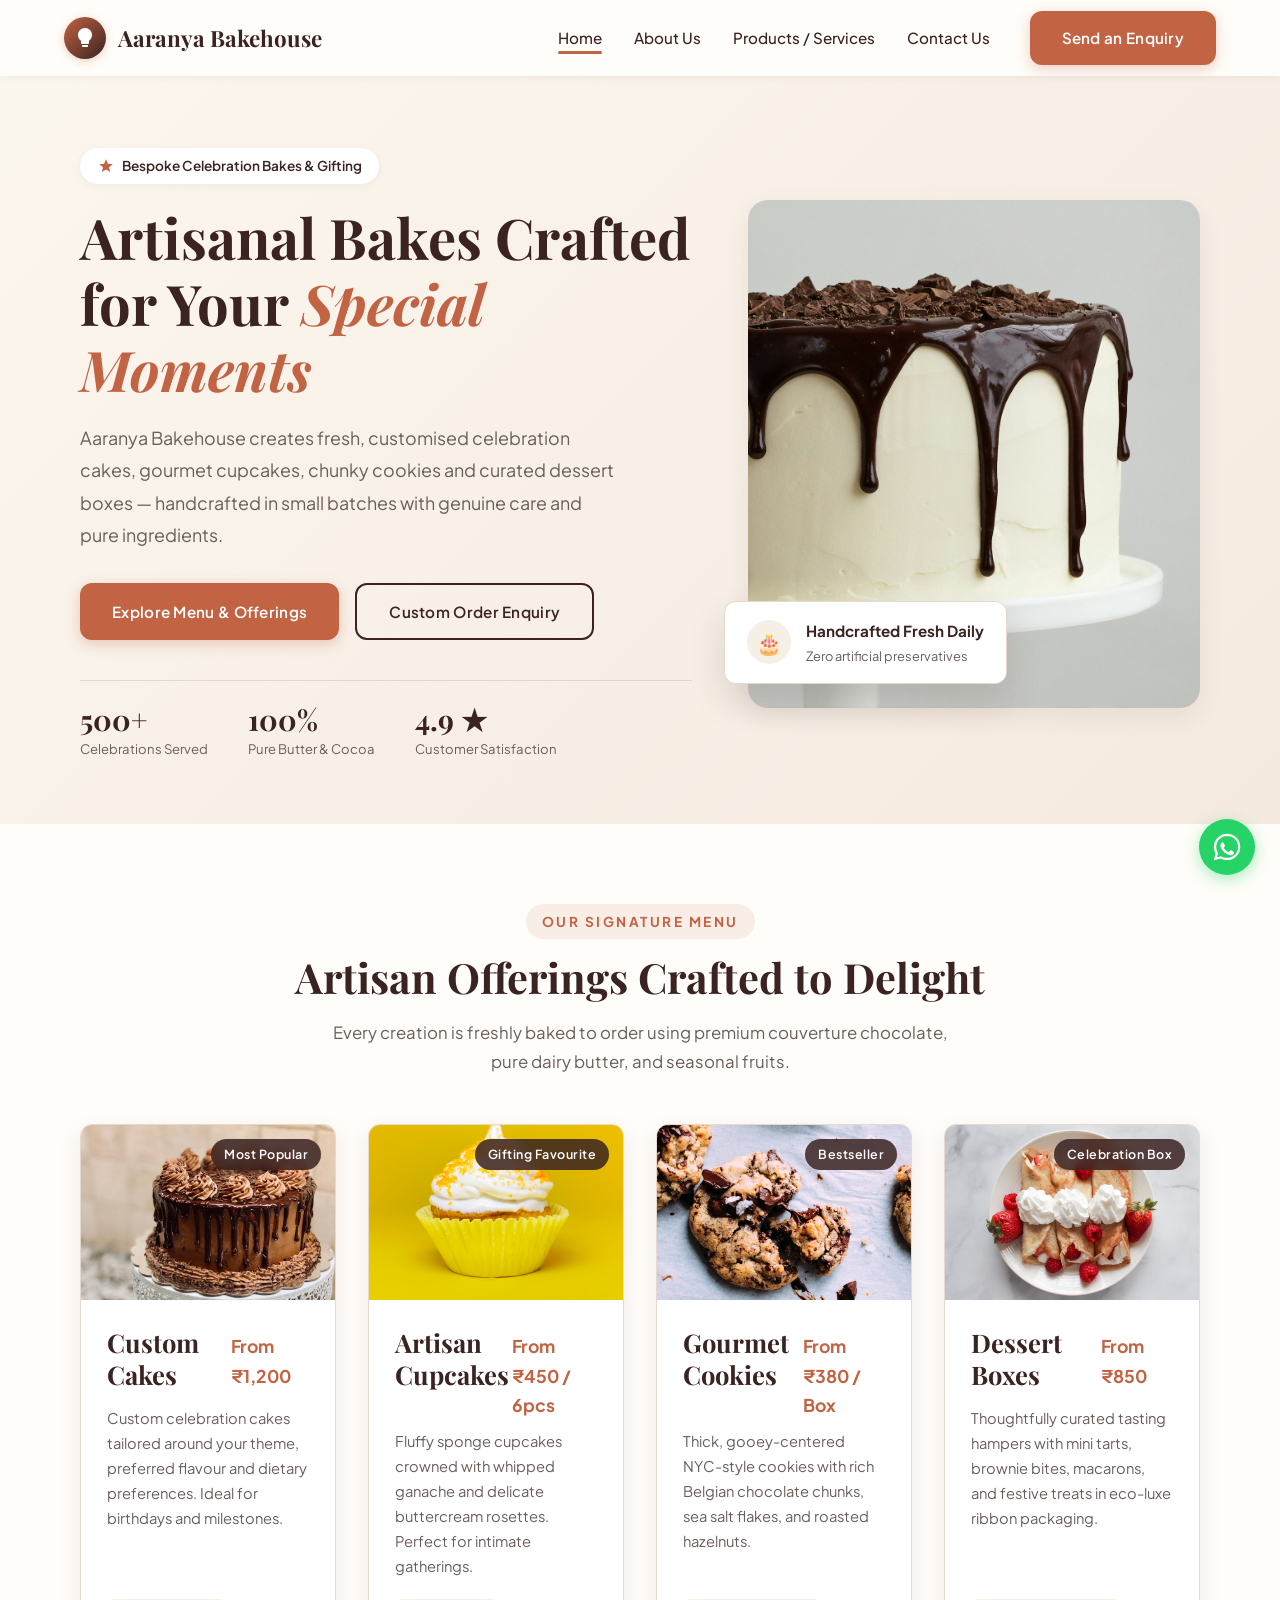
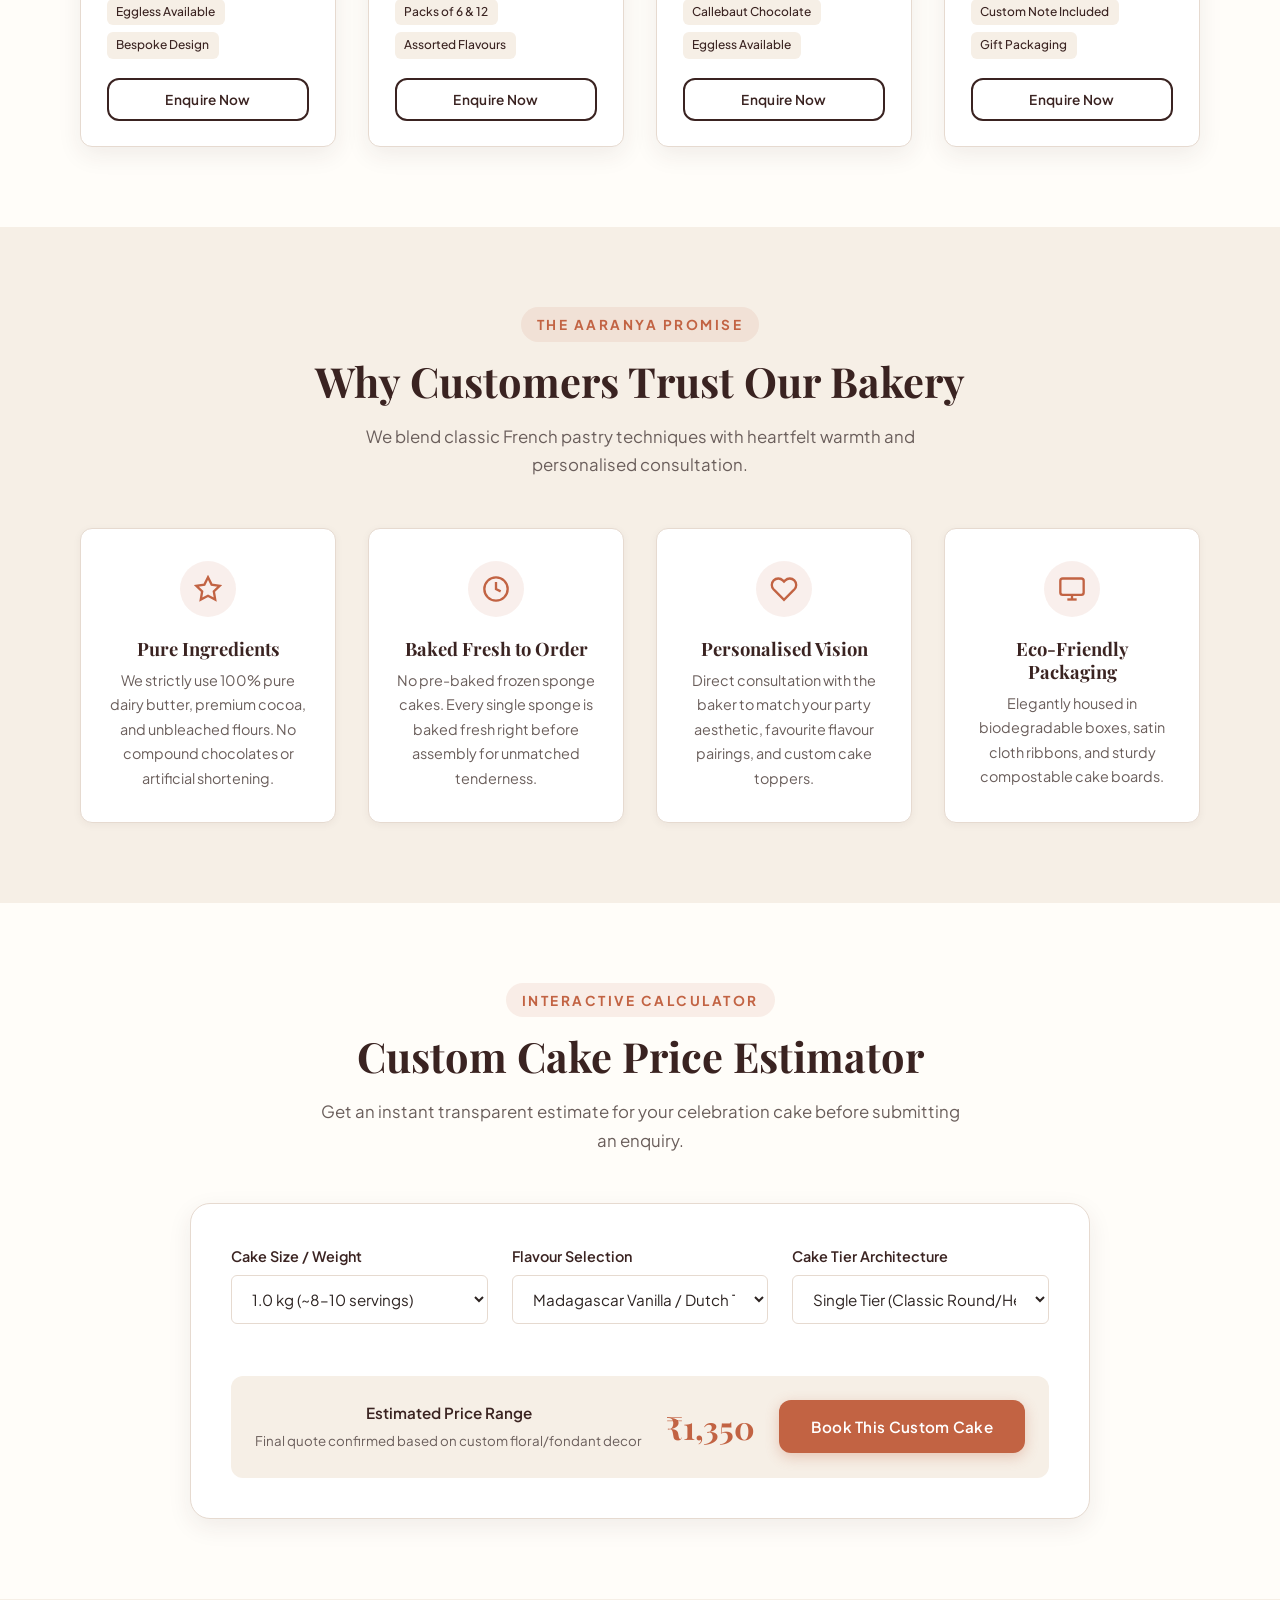
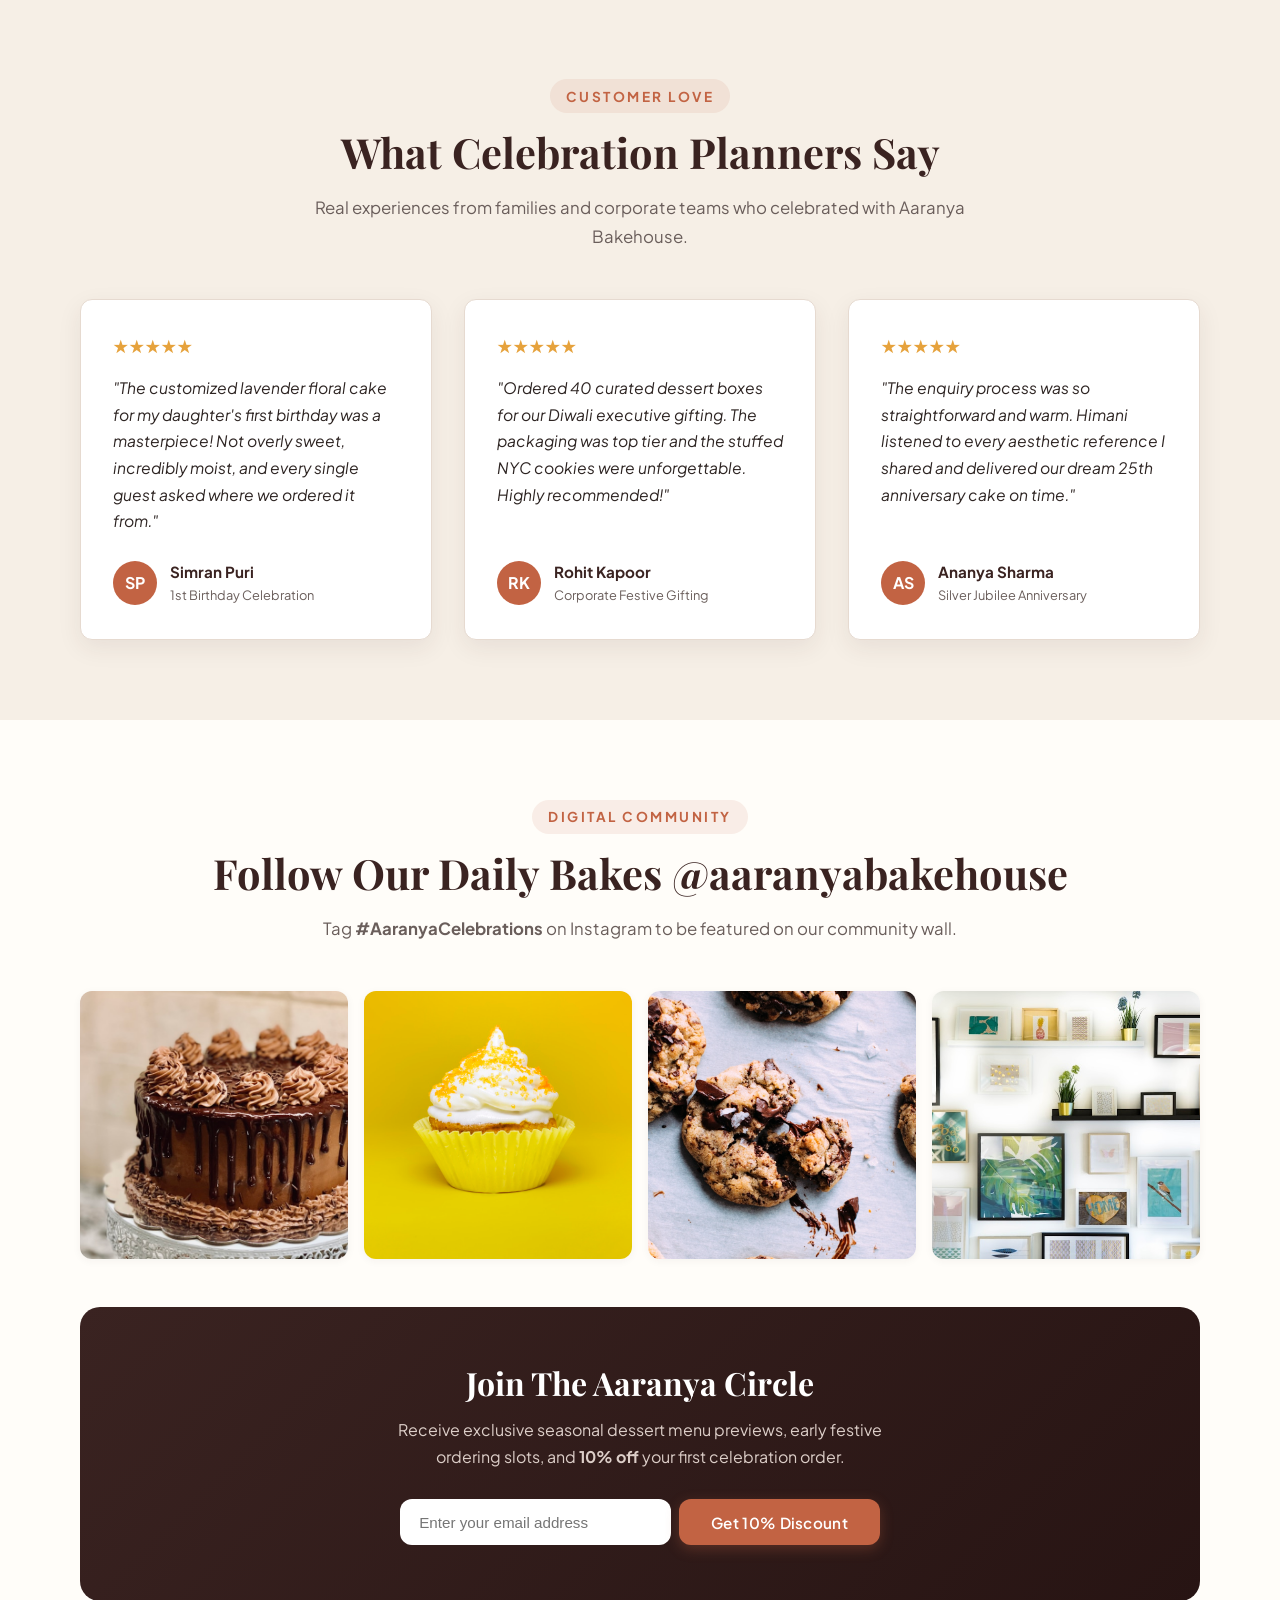
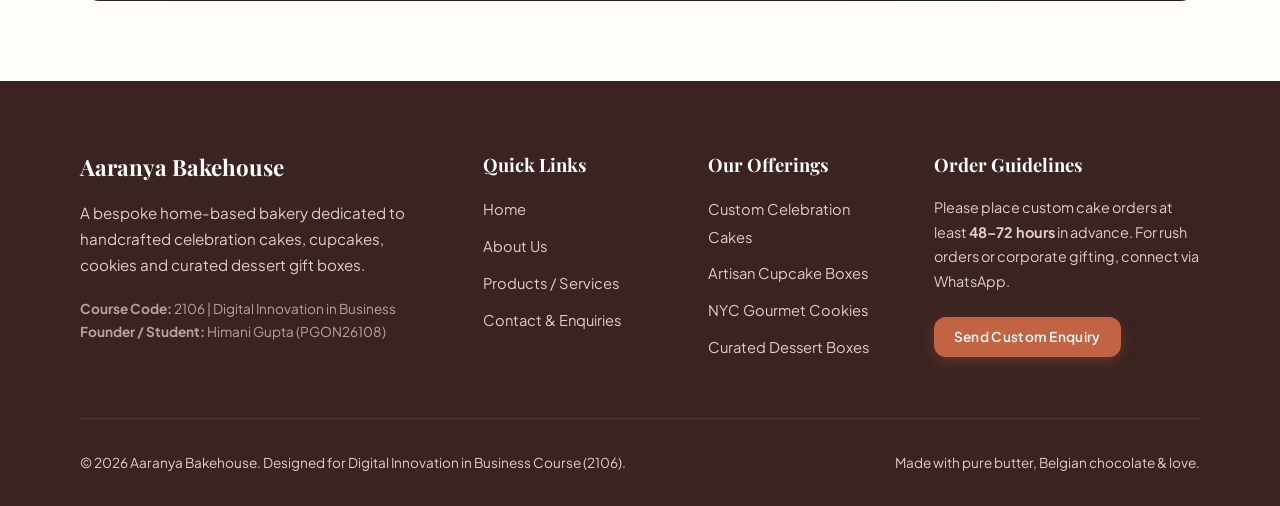
<file: index.html>
<!DOCTYPE html>
<html lang="en">
<head>
  <meta charset="UTF-8">
  <meta name="viewport" content="width=device-width, initial-scale=1.0">
  <meta name="description" content="Aaranya Bakehouse is a premier boutique bakery offering handcrafted custom cakes, artisanal cupcakes, gourmet cookies and curated dessert boxes for celebrations and gifting.">
  <meta name="keywords" content="custom cakes, home bakery, artisanal bakery, celebration cakes, birthday cakes, cupcakes, gourmet cookies, dessert boxes, personalised cakes, bespoke bakery">
  <meta name="author" content="Himani Gupta - Aaranya Bakehouse">
  <title>Aaranya Bakehouse | Artisanal Custom Cakes & Celebration Bakes</title>
  
  <!-- Open Graph / Social Media -->
  <meta property="og:type" content="website">
  <meta property="og:title" content="Aaranya Bakehouse | Artisanal Custom Cakes & Celebration Bakes">
  <meta property="og:description" content="Handcrafted cakes, cupcakes, cookies and dessert boxes made with 100% pure butter and Belgian chocolate. Enquire for your next celebration.">
  <meta property="og:image" content="images/hero-cake.jpg">
  
  <link rel="stylesheet" href="css/styles.css">
  <link rel="preconnect" href="https://fonts.googleapis.com">
  <link rel="preconnect" href="https://fonts.gstatic.com" crossorigin>

  <!-- Structured Data: LocalBusiness / Bakery Schema -->
  <script type="application/ld+json">
  {
    "@context": "https://schema.org",
    "@type": "Bakery",
    "name": "Aaranya Bakehouse",
    "image": "images/hero-cake.jpg",
    "description": "Boutique artisan bakery specialising in custom celebration cakes, cupcakes, cookies and dessert gift boxes.",
    "priceRange": "₹₹",
    "servesCuisine": "Baking, Desserts, Artisan Pastry",
    "address": {
      "@type": "PostalAddress",
      "addressLocality": "Delhi NCR",
      "addressCountry": "IN"
    },
    "telephone": "+91-98765-43210",
    "openingHours": "Mo-Su 09:00-20:00"
  }
  </script>
</head>
<body>

  <!-- ==================== HEADER ==================== -->
  <header class="header" role="banner">
    <div class="header__inner">
      <a href="index.html" class="logo" aria-label="Aaranya Bakehouse Home">
        <span class="logo__icon" aria-hidden="true">
          <svg viewBox="0 0 24 24" fill="currentColor">
            <path d="M12 2C8.13 2 5 5.13 5 9c0 2.38 1.19 4.47 3 5.74V17c0 .55.45 1 1 1h6c.55 0 1-.45 1-1v-2.26c1.81-1.27 3-3.36 3-5.74 0-3.87-3.13-7-7-7zm-3 18c0 .55.45 1 1 1h4c.55 0 1-.45 1-1v-1H9v1z"/>
          </svg>
        </span>
        Aaranya Bakehouse
      </a>

      <button class="menu-toggle" aria-label="Toggle navigation menu" aria-expanded="false">
        <span></span>
        <span></span>
        <span></span>
      </button>

      <nav class="nav" aria-label="Main navigation">
        <ul class="nav__list">
          <li><a href="index.html" class="nav__link active">Home</a></li>
          <li><a href="about.html" class="nav__link">About Us</a></li>
          <li><a href="products.html" class="nav__link">Products / Services</a></li>
          <li><a href="contact.html" class="nav__link">Contact Us</a></li>
          <li class="nav__cta">
            <a href="contact.html" class="btn btn--primary">Send an Enquiry</a>
          </li>
        </ul>
      </nav>
    </div>
  </header>

  <main id="main-content">

    <!-- ==================== HERO SECTION ==================== -->
    <section class="hero" aria-labelledby="hero-title">
      <div class="container hero--split">
        <div class="hero__content">
          <div class="hero__badge">
            <svg width="16" height="16" viewBox="0 0 24 24" fill="currentColor">
              <path d="M12 17.27L18.18 21l-1.64-7.03L22 9.24l-7.19-.61L12 2 9.19 8.63 2 9.24l5.46 4.73L5.82 21z"/>
            </svg>
            Bespoke Celebration Bakes & Gifting
          </div>
          <h1 id="hero-title" class="hero__title">
            Artisanal Bakes Crafted for Your <em>Special Moments</em>
          </h1>
          <p class="hero__subtitle">
            Aaranya Bakehouse creates fresh, customised celebration cakes, gourmet cupcakes, chunky cookies and curated dessert boxes — handcrafted in small batches with genuine care and pure ingredients.
          </p>
          <div class="hero__actions">
            <a href="products.html" class="btn btn--primary">Explore Menu & Offerings</a>
            <a href="contact.html" class="btn btn--secondary">Custom Order Enquiry</a>
          </div>

          <div class="hero__stats">
            <div class="stat-item">
              <div class="stat-item__num">500+</div>
              <div class="stat-item__label">Celebrations Served</div>
            </div>
            <div class="stat-item">
              <div class="stat-item__num">100%</div>
              <div class="stat-item__label">Pure Butter & Cocoa</div>
            </div>
            <div class="stat-item">
              <div class="stat-item__num">4.9 ★</div>
              <div class="stat-item__label">Customer Satisfaction</div>
            </div>
          </div>
        </div>

        <div class="hero__visual">
          <div class="hero__image-wrap">
            <img src="images/hero-cake.jpg" alt="Artisan tiered chocolate berry celebration cake by Aaranya Bakehouse" width="600" height="675" loading="eager">
          </div>
          <div class="floating-card">
            <div class="floating-card__icon">🎂</div>
            <div>
              <div class="floating-card__title">Handcrafted Fresh Daily</div>
              <div class="floating-card__subtitle">Zero artificial preservatives</div>
            </div>
          </div>
        </div>
      </div>
    </section>

    <!-- ==================== CORE OFFERINGS ==================== -->
    <section class="section" aria-labelledby="offerings-title">
      <div class="container">
        <div class="section__title">
          <span>Our Signature Menu</span>
          <h2 id="offerings-title">Artisan Offerings Crafted to Delight</h2>
          <p>Every creation is freshly baked to order using premium couverture chocolate, pure dairy butter, and seasonal fruits.</p>
        </div>

        <div class="grid grid--4">
          <!-- Card 1: Custom Cakes -->
          <article class="product-card">
            <div class="product-card__image">
              <img src="images/cake-custom.jpg" alt="Custom Celebration Cakes" loading="lazy">
              <span class="product-card__badge">Most Popular</span>
            </div>
            <div class="product-card__body">
              <div class="product-card__header">
                <h3>Custom Cakes</h3>
                <span class="product-card__price">From ₹1,200</span>
              </div>
              <p class="product-card__text">
                Custom celebration cakes tailored around your theme, preferred flavour and dietary preferences. Ideal for birthdays and milestones.
              </p>
              <div class="product-card__tags">
                <span class="tag">Eggless Available</span>
                <span class="tag">Bespoke Design</span>
              </div>
              <a href="contact.html?service=Custom%20Cakes" class="btn btn--secondary btn--sm">Enquire Now</a>
            </div>
          </article>

          <!-- Card 2: Cupcakes -->
          <article class="product-card">
            <div class="product-card__image">
              <img src="images/cupcakes.jpg" alt="Artisanal Cupcake Box" loading="lazy">
              <span class="product-card__badge">Gifting Favourite</span>
            </div>
            <div class="product-card__body">
              <div class="product-card__header">
                <h3>Artisan Cupcakes</h3>
                <span class="product-card__price">From ₹450 / 6pcs</span>
              </div>
              <p class="product-card__text">
                Fluffy sponge cupcakes crowned with whipped ganache and delicate buttercream rosettes. Perfect for intimate gatherings.
              </p>
              <div class="product-card__tags">
                <span class="tag">Packs of 6 & 12</span>
                <span class="tag">Assorted Flavours</span>
              </div>
              <a href="contact.html?service=Cupcakes" class="btn btn--secondary btn--sm">Enquire Now</a>
            </div>
          </article>

          <!-- Card 3: Cookies -->
          <article class="product-card">
            <div class="product-card__image">
              <img src="images/cookies.jpg" alt="Gourmet NYC Style Stuffed Cookies" loading="lazy">
              <span class="product-card__badge">Bestseller</span>
            </div>
            <div class="product-card__body">
              <div class="product-card__header">
                <h3>Gourmet Cookies</h3>
                <span class="product-card__price">From ₹380 / Box</span>
              </div>
              <p class="product-card__text">
                Thick, gooey-centered NYC-style cookies with rich Belgian chocolate chunks, sea salt flakes, and roasted hazelnuts.
              </p>
              <div class="product-card__tags">
                <span class="tag">Callebaut Chocolate</span>
                <span class="tag">Eggless Available</span>
              </div>
              <a href="contact.html?service=Cookies" class="btn btn--secondary btn--sm">Enquire Now</a>
            </div>
          </article>

          <!-- Card 4: Dessert Boxes -->
          <article class="product-card">
            <div class="product-card__image">
              <img src="images/dessert-box.jpg" alt="Curated Dessert Gift Hampers" loading="lazy">
              <span class="product-card__badge">Celebration Box</span>
            </div>
            <div class="product-card__body">
              <div class="product-card__header">
                <h3>Dessert Boxes</h3>
                <span class="product-card__price">From ₹850</span>
              </div>
              <p class="product-card__text">
                Thoughtfully curated tasting hampers with mini tarts, brownie bites, macarons, and festive treats in eco-luxe ribbon packaging.
              </p>
              <div class="product-card__tags">
                <span class="tag">Custom Note Included</span>
                <span class="tag">Gift Packaging</span>
              </div>
              <a href="contact.html?service=Dessert%20Boxes" class="btn btn--secondary btn--sm">Enquire Now</a>
            </div>
          </article>
        </div>
      </div>
    </section>

    <!-- ==================== WHY CHOOSE US ==================== -->
    <section class="section section--alt" aria-labelledby="why-title">
      <div class="container">
        <div class="section__title">
          <span>The Aaranya Promise</span>
          <h2 id="why-title">Why Customers Trust Our Bakery</h2>
          <p>We blend classic French pastry techniques with heartfelt warmth and personalised consultation.</p>
        </div>

        <div class="grid grid--4">
          <div class="feature-box">
            <div class="feature-box__icon">
              <svg viewBox="0 0 24 24" fill="none" stroke="currentColor" stroke-width="2">
                <path d="M12 2l3.09 6.26L22 9.27l-5 4.87 1.18 6.88L12 17.77l-6.18 3.25L7 14.14 2 9.27l6.91-1.01L12 2z"/>
              </svg>
            </div>
            <h3 class="feature-box__title">Pure Ingredients</h3>
            <p class="feature-box__text">We strictly use 100% pure dairy butter, premium cocoa, and unbleached flours. No compound chocolates or artificial shortening.</p>
          </div>

          <div class="feature-box">
            <div class="feature-box__icon">
              <svg viewBox="0 0 24 24" fill="none" stroke="currentColor" stroke-width="2">
                <circle cx="12" cy="12" r="10"/>
                <polyline points="12 6 12 12 16 14"/>
              </svg>
            </div>
            <h3 class="feature-box__title">Baked Fresh to Order</h3>
            <p class="feature-box__text">No pre-baked frozen sponge cakes. Every single sponge is baked fresh right before assembly for unmatched tenderness.</p>
          </div>

          <div class="feature-box">
            <div class="feature-box__icon">
              <svg viewBox="0 0 24 24" fill="none" stroke="currentColor" stroke-width="2">
                <path d="M20.84 4.61a5.5 5.5 0 0 0-7.78 0L12 5.67l-1.06-1.06a5.5 5.5 0 0 0-7.78 7.78l1.06 1.06L12 21.23l7.78-7.78 1.06-1.06a5.5 5.5 0 0 0 0-7.78z"/>
              </svg>
            </div>
            <h3 class="feature-box__title">Personalised Vision</h3>
            <p class="feature-box__text">Direct consultation with the baker to match your party aesthetic, favourite flavour pairings, and custom cake toppers.</p>
          </div>

          <div class="feature-box">
            <div class="feature-box__icon">
              <svg viewBox="0 0 24 24" fill="none" stroke="currentColor" stroke-width="2">
                <rect x="2" y="3" width="20" height="14" rx="2" ry="2"/>
                <line x1="8" y1="21" x2="16" y2="21"/>
                <line x1="12" y1="17" x2="12" y2="21"/>
              </svg>
            </div>
            <h3 class="feature-box__title">Eco-Friendly Packaging</h3>
            <p class="feature-box__text">Elegantly housed in biodegradable boxes, satin cloth ribbons, and sturdy compostable cake boards.</p>
          </div>
        </div>
      </div>
    </section>

    <!-- ==================== INTERACTIVE PRICING ESTIMATOR ==================== -->
    <section class="section" aria-labelledby="calc-title">
      <div class="container">
        <div class="section__title">
          <span>Interactive Calculator</span>
          <h2 id="calc-title">Custom Cake Price Estimator</h2>
          <p>Get an instant transparent estimate for your celebration cake before submitting an enquiry.</p>
        </div>

        <div class="estimator-card">
          <div class="estimator-grid">
            <div class="form-group">
              <label for="calcSize" class="form-label">Cake Size / Weight</label>
              <select id="calcSize" class="form-control">
                <option value="0.5kg">0.5 kg (~4–6 servings)</option>
                <option value="1.0kg" selected>1.0 kg (~8–10 servings)</option>
                <option value="1.5kg">1.5 kg (~12–15 servings)</option>
                <option value="2.0kg">2.0 kg (~18–22 servings)</option>
                <option value="3.0kg+">3.0 kg+ (Party size)</option>
              </select>
            </div>

            <div class="form-group">
              <label for="calcFlavor" class="form-label">Flavour Selection</label>
              <select id="calcFlavor" class="form-control">
                <option value="classic" selected>Madagascar Vanilla / Dutch Truffle</option>
                <option value="belgian">Belgian Dark Chocolate Ganache (+15%)</option>
                <option value="red-velvet">Velvet Cream Cheese (+10%)</option>
                <option value="fruit">Fresh Seasonal Berry Compote (+20%)</option>
                <option value="pistachio">Pistachio Rose Cardamom (+25%)</option>
              </select>
            </div>

            <div class="form-group">
              <label for="calcTiers" class="form-label">Cake Tier Architecture</label>
              <select id="calcTiers" class="form-control">
                <option value="1" selected>Single Tier (Classic Round/Heart)</option>
                <option value="2">Two Tiers (Stacked Celebration)</option>
                <option value="3">Three Tiers (Grand Event)</option>
              </select>
            </div>
          </div>

          <div class="estimator-result">
            <div>
              <div class="estimator-result__label">Estimated Price Range</div>
              <small style="color: var(--color-text-light);">Final quote confirmed based on custom floral/fondant decor</small>
            </div>
            <div class="estimator-result__price" id="calcPrice">₹1,350</div>
            <div>
              <a href="contact.html" id="calcBookBtn" class="btn btn--primary">Book This Custom Cake</a>
            </div>
          </div>
        </div>
      </div>
    </section>

    <!-- ==================== TESTIMONIALS ==================== -->
    <section class="section section--alt" aria-labelledby="reviews-title">
      <div class="container">
        <div class="section__title">
          <span>Customer Love</span>
          <h2 id="reviews-title">What Celebration Planners Say</h2>
          <p>Real experiences from families and corporate teams who celebrated with Aaranya Bakehouse.</p>
        </div>

        <div class="grid grid--3">
          <article class="testimonial-card">
            <div>
              <div class="testimonial-stars">★★★★★</div>
              <p class="testimonial-text">
                "The customized lavender floral cake for my daughter's first birthday was a masterpiece! Not overly sweet, incredibly moist, and every single guest asked where we ordered it from."
              </p>
            </div>
            <div class="testimonial-author">
              <div class="testimonial-avatar">SP</div>
              <div>
                <div class="testimonial-name">Simran Puri</div>
                <div class="testimonial-occasion">1st Birthday Celebration</div>
              </div>
            </div>
          </article>

          <article class="testimonial-card">
            <div>
              <div class="testimonial-stars">★★★★★</div>
              <p class="testimonial-text">
                "Ordered 40 curated dessert boxes for our Diwali executive gifting. The packaging was top tier and the stuffed NYC cookies were unforgettable. Highly recommended!"
              </p>
            </div>
            <div class="testimonial-author">
              <div class="testimonial-avatar">RK</div>
              <div>
                <div class="testimonial-name">Rohit Kapoor</div>
                <div class="testimonial-occasion">Corporate Festive Gifting</div>
              </div>
            </div>
          </article>

          <article class="testimonial-card">
            <div>
              <div class="testimonial-stars">★★★★★</div>
              <p class="testimonial-text">
                "The enquiry process was so straightforward and warm. Himani listened to every aesthetic reference I shared and delivered our dream 25th anniversary cake on time."
              </p>
            </div>
            <div class="testimonial-author">
              <div class="testimonial-avatar">AS</div>
              <div>
                <div class="testimonial-name">Ananya Sharma</div>
                <div class="testimonial-occasion">Silver Jubilee Anniversary</div>
              </div>
            </div>
          </article>
        </div>
      </div>
    </section>

    <!-- ==================== POEM: INSTAGRAM FEED & NEWSLETTER ==================== -->
    <section class="section" aria-labelledby="community-title">
      <div class="container">
        <div class="section__title">
          <span>Digital Community</span>
          <h2 id="community-title">Follow Our Daily Bakes @aaranyabakehouse</h2>
          <p>Tag <strong>#AaranyaCelebrations</strong> on Instagram to be featured on our community wall.</p>
        </div>

        <div class="instagram-grid">
          <div class="instagram-item">
            <img src="images/cake-custom.jpg" alt="Instagram celebration cake photo">
            <div class="instagram-overlay"><span>♥ 342</span></div>
          </div>
          <div class="instagram-item">
            <img src="images/cupcakes.jpg" alt="Instagram cupcakes photo">
            <div class="instagram-overlay"><span>♥ 219</span></div>
          </div>
          <div class="instagram-item">
            <img src="images/cookies.jpg" alt="Instagram cookie box photo">
            <div class="instagram-overlay"><span>♥ 481</span></div>
          </div>
          <div class="instagram-item">
            <img src="images/packaging-gift.jpg" alt="Instagram packaged gift box photo">
            <div class="instagram-overlay"><span>♥ 312</span></div>
          </div>
        </div>

        <!-- Newsletter Lead Magnet -->
        <div class="newsletter-box">
          <h3>Join The Aaranya Circle</h3>
          <p>Receive exclusive seasonal dessert menu previews, early festive ordering slots, and <strong>10% off</strong> your first celebration order.</p>
          <form class="newsletter-form" id="newsletterForm">
            <input type="email" placeholder="Enter your email address" required aria-label="Email address for newsletter">
            <button type="submit" class="btn btn--primary">Get 10% Discount</button>
          </form>
        </div>
      </div>
    </section>

  </main>

  <!-- ==================== FOOTER ==================== -->
  <footer class="footer" role="contentinfo">
    <div class="container">
      <div class="footer__grid">
        <div>
          <h4 class="footer__title" style="font-size: 1.4rem;">Aaranya Bakehouse</h4>
          <p style="color: #DCCEC8; font-size: 0.95rem; margin-bottom: 1.2rem;">
            A bespoke home-based bakery dedicated to handcrafted celebration cakes, cupcakes, cookies and curated dessert gift boxes.
          </p>
          <p style="font-size: 0.85rem; color: #B5A49D;">
            <strong>Course Code:</strong> 2106 | Digital Innovation in Business<br>
            <strong>Founder / Student:</strong> Himani Gupta (PGON26108)
          </p>
        </div>

        <div>
          <h4 class="footer__title">Quick Links</h4>
          <ul class="footer__links">
            <li><a href="index.html">Home</a></li>
            <li><a href="about.html">About Us</a></li>
            <li><a href="products.html">Products / Services</a></li>
            <li><a href="contact.html">Contact & Enquiries</a></li>
          </ul>
        </div>

        <div>
          <h4 class="footer__title">Our Offerings</h4>
          <ul class="footer__links">
            <li><a href="products.html#cakes">Custom Celebration Cakes</a></li>
            <li><a href="products.html#cupcakes">Artisan Cupcake Boxes</a></li>
            <li><a href="products.html#cookies">NYC Gourmet Cookies</a></li>
            <li><a href="products.html#boxes">Curated Dessert Boxes</a></li>
          </ul>
        </div>

        <div>
          <h4 class="footer__title">Order Guidelines</h4>
          <p style="font-size: 0.9rem; color: #DCCEC8;">
            Please place custom cake orders at least <strong>48–72 hours</strong> in advance. For rush orders or corporate gifting, connect via WhatsApp.
          </p>
          <a href="contact.html" class="btn btn--primary btn--sm" style="margin-top: 0.5rem;">Send Custom Enquiry</a>
        </div>
      </div>

      <div class="footer__bottom">
        <div>© 2026 Aaranya Bakehouse. Designed for Digital Innovation in Business Course (2106).</div>
        <div>Made with pure butter, Belgian chocolate & love.</div>
      </div>
    </div>
  </footer>

  <!-- Floating WhatsApp Quick Button -->
  <a href="https://wa.me/919876543210?text=Hi%20Aaranya%20Bakehouse!%20I%20would%20like%20to%20enquire%20about%20a%20custom%20cake" class="whatsapp-float" target="_blank" rel="noopener noreferrer" aria-label="Chat with us on WhatsApp">
    <svg viewBox="0 0 24 24" fill="currentColor">
      <path d="M12.04 2c-5.46 0-9.91 4.45-9.91 9.91 0 1.75.46 3.45 1.32 4.95L2.05 22l5.25-1.38c1.45.79 3.08 1.21 4.74 1.21 5.46 0 9.91-4.45 9.91-9.91 0-2.65-1.03-5.14-2.9-7.01A9.816 9.816 0 0 0 12.04 2m.01 1.67c2.2 0 4.26.86 5.82 2.41a8.165 8.165 0 0 1 2.4 5.83c0 4.54-3.7 8.24-8.24 8.24-1.44 0-2.86-.38-4.11-1.1l-.29-.17-3.11.82.83-3.03-.19-.3a8.188 8.188 0 0 1-1.25-4.45c0-4.54 3.7-8.24 8.24-8.24m4.52 11.66c-.25-.13-1.47-.72-1.7-.81-.23-.08-.39-.13-.56.13-.17.25-.64.81-.79.97-.14.17-.29.19-.54.06-.25-.13-1.06-.39-2.02-1.24-.74-.66-1.25-1.48-1.39-1.73-.14-.25-.02-.38.11-.51.11-.11.25-.29.37-.44.13-.14.17-.25.25-.42.08-.17.04-.31-.02-.44-.06-.13-.56-1.34-.76-1.84-.2-.49-.4-.42-.56-.43h-.47c-.17 0-.44.06-.67.31-.23.25-.88.86-.88 2.1 0 1.24.9 2.45 1.03 2.62.13.17 1.78 2.72 4.31 3.81.6.26 1.07.42 1.44.54.61.19 1.16.17 1.6.1.49-.07 1.47-.6 1.68-1.18.21-.58.21-1.07.14-1.18-.06-.1-.23-.16-.48-.29z"/>
    </svg>
  </a>

  <script src="js/main.js"></script>
</body>
</html>
</file>
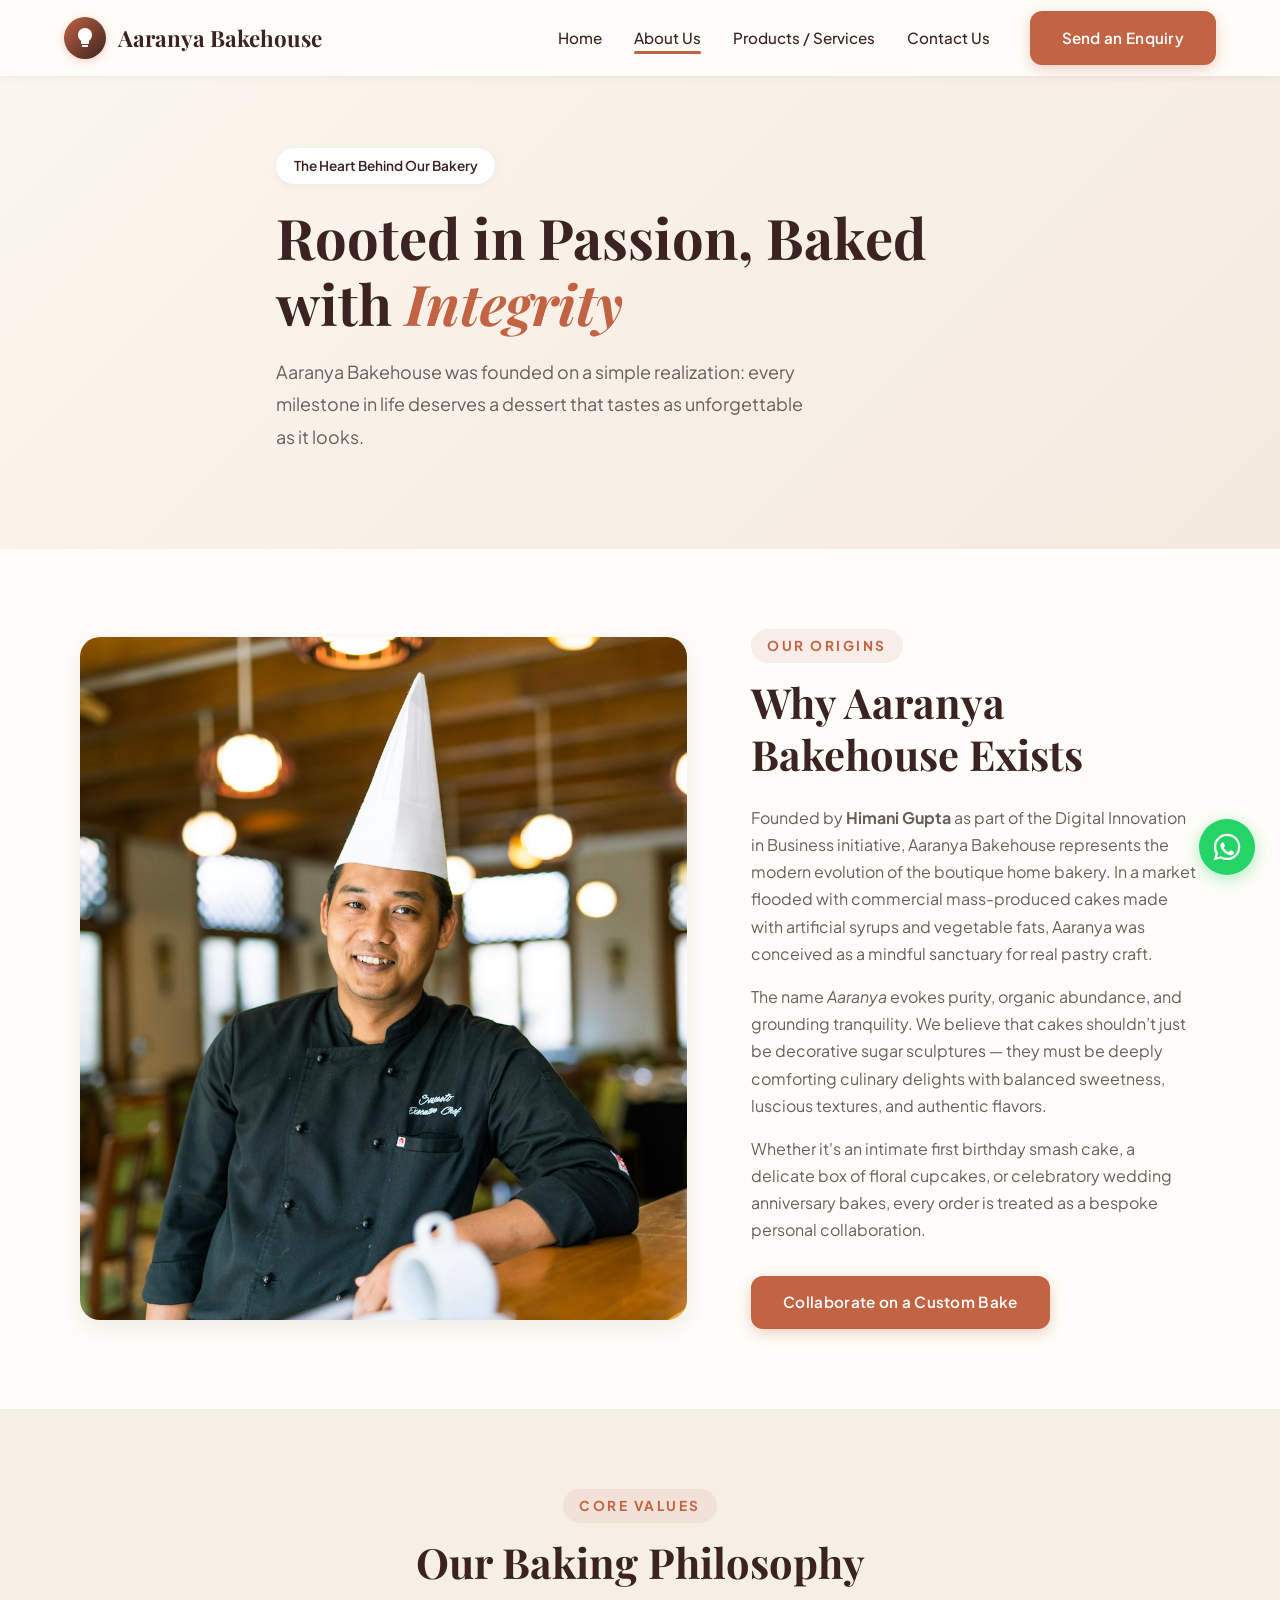
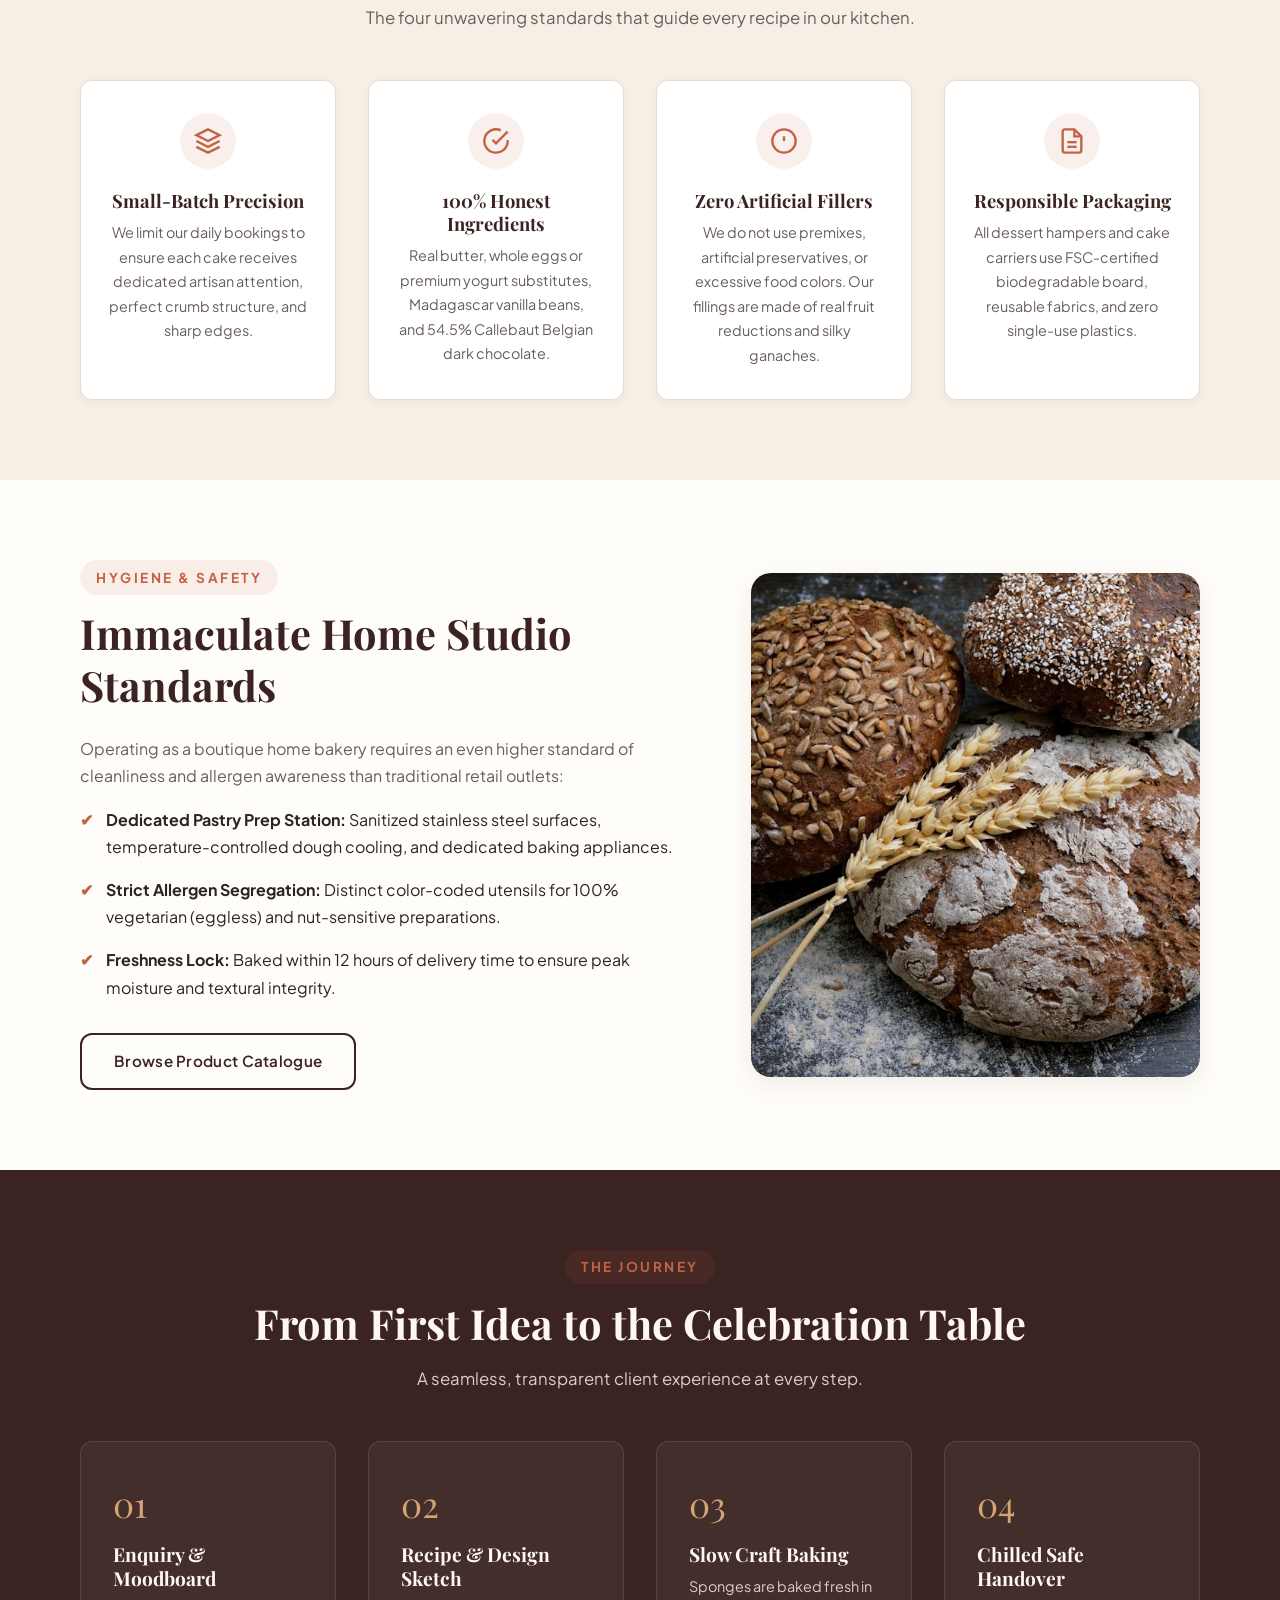
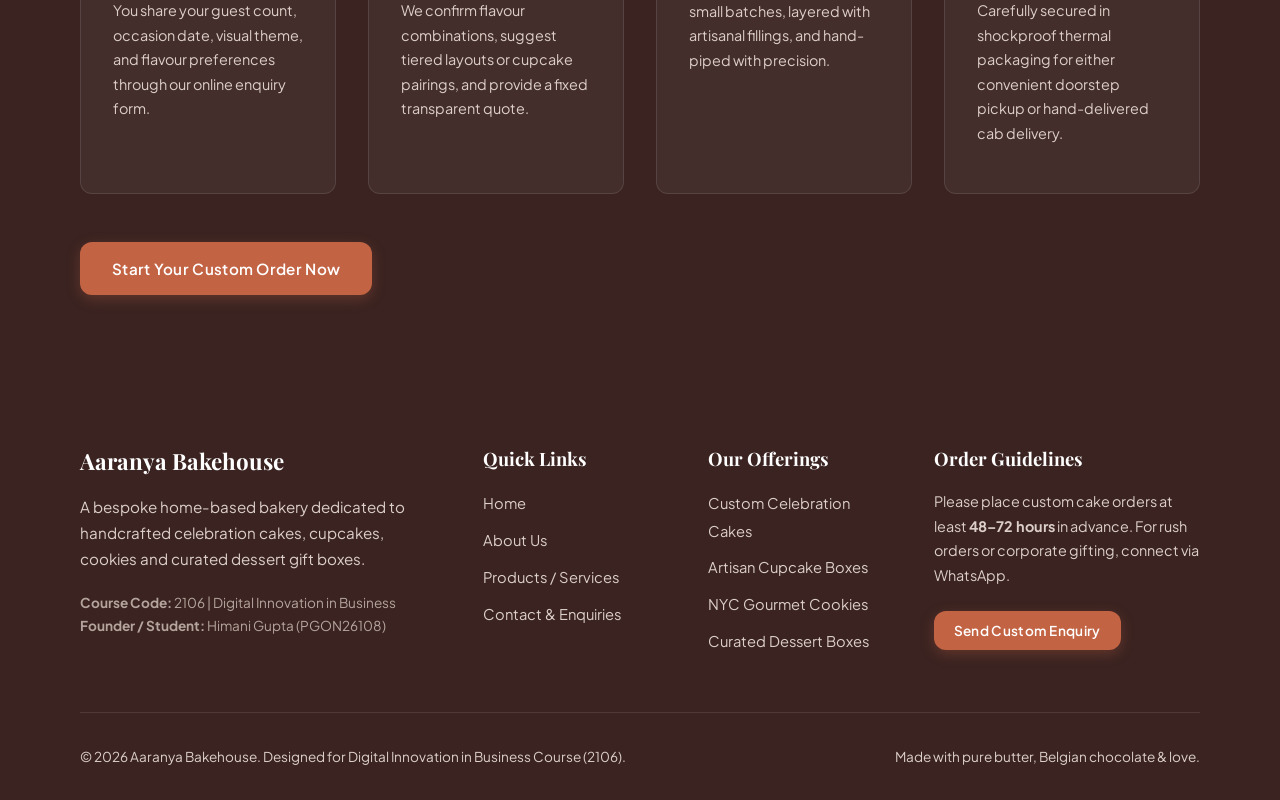
<file: about.html>
<!DOCTYPE html>
<html lang="en">
<head>
  <meta charset="UTF-8">
  <meta name="viewport" content="width=device-width, initial-scale=1.0">
  <meta name="description" content="Discover the story of Aaranya Bakehouse — a passionate boutique home bakery founded by Himani Gupta, crafting celebration cakes, cupcakes, and dessert hampers with pure dairy and Belgian chocolate.">
  <meta name="keywords" content="about aaranya bakehouse, boutique bakery story, home baker, artisan pastry chef, clean baking ingredients, celebration cakes story">
  <meta name="author" content="Himani Gupta - Aaranya Bakehouse">
  <title>Our Story & Philosophy | Aaranya Bakehouse</title>
  
  <meta property="og:title" content="Our Story & Philosophy | Aaranya Bakehouse">
  <meta property="og:description" content="Learn about our artisanal baking process, zero-compromise ingredients, and the passion behind every celebration cake.">
  <meta property="og:image" content="images/about-baker.jpg">
  
  <link rel="stylesheet" href="css/styles.css">
  <link rel="preconnect" href="https://fonts.googleapis.com">
  <link rel="preconnect" href="https://fonts.gstatic.com" crossorigin>
</head>
<body>

  <!-- ==================== HEADER ==================== -->
  <header class="header" role="banner">
    <div class="header__inner">
      <a href="index.html" class="logo" aria-label="Aaranya Bakehouse Home">
        <span class="logo__icon" aria-hidden="true">
          <svg viewBox="0 0 24 24" fill="currentColor">
            <path d="M12 2C8.13 2 5 5.13 5 9c0 2.38 1.19 4.47 3 5.74V17c0 .55.45 1 1 1h6c.55 0 1-.45 1-1v-2.26c1.81-1.27 3-3.36 3-5.74 0-3.87-3.13-7-7-7zm-3 18c0 .55.45 1 1 1h4c.55 0 1-.45 1-1v-1H9v1z"/>
          </svg>
        </span>
        Aaranya Bakehouse
      </a>

      <button class="menu-toggle" aria-label="Toggle navigation menu" aria-expanded="false">
        <span></span>
        <span></span>
        <span></span>
      </button>

      <nav class="nav" aria-label="Main navigation">
        <ul class="nav__list">
          <li><a href="index.html" class="nav__link">Home</a></li>
          <li><a href="about.html" class="nav__link active">About Us</a></li>
          <li><a href="products.html" class="nav__link">Products / Services</a></li>
          <li><a href="contact.html" class="nav__link">Contact Us</a></li>
          <li class="nav__cta">
            <a href="contact.html" class="btn btn--primary">Send an Enquiry</a>
          </li>
        </ul>
      </nav>
    </div>
  </header>

  <main id="main-content">

    <!-- ==================== PAGE HERO ==================== -->
    <section class="hero" aria-labelledby="page-title">
      <div class="container text-center" style="max-width: 760px;">
        <span class="hero__badge">The Heart Behind Our Bakery</span>
        <h1 id="page-title" class="hero__title">Rooted in Passion, Baked with <em>Integrity</em></h1>
        <p class="hero__subtitle">
          Aaranya Bakehouse was founded on a simple realization: every milestone in life deserves a dessert that tastes as unforgettable as it looks.
        </p>
      </div>
    </section>

    <!-- ==================== STORY SECTION ==================== -->
    <section class="section" aria-labelledby="story-title">
      <div class="container">
        <div class="hero--split" style="gap: 4rem;">
          <div class="hero__visual">
            <div class="hero__image-wrap">
              <img src="images/about-baker.jpg" alt="Himani Gupta decorating an artisan celebration cake" width="600" height="650">
            </div>
          </div>

          <div>
            <div class="section__title" style="text-align: left; margin-bottom: 1.5rem;">
              <span>Our Origins</span>
              <h2 id="story-title">Why Aaranya Bakehouse Exists</h2>
            </div>
            <p>
              Founded by <strong>Himani Gupta</strong> as part of the Digital Innovation in Business initiative, Aaranya Bakehouse represents the modern evolution of the boutique home bakery. In a market flooded with commercial mass-produced cakes made with artificial syrups and vegetable fats, Aaranya was conceived as a mindful sanctuary for real pastry craft.
            </p>
            <p>
              The name <em>Aaranya</em> evokes purity, organic abundance, and grounding tranquility. We believe that cakes shouldn’t just be decorative sugar sculptures — they must be deeply comforting culinary delights with balanced sweetness, luscious textures, and authentic flavors.
            </p>
            <p>
              Whether it's an intimate first birthday smash cake, a delicate box of floral cupcakes, or celebratory wedding anniversary bakes, every order is treated as a bespoke personal collaboration.
            </p>

            <div style="margin-top: 2rem;">
              <a href="contact.html" class="btn btn--primary">Collaborate on a Custom Bake</a>
            </div>
          </div>
        </div>
      </div>
    </section>

    <!-- ==================== OUR 4 PILLARS ==================== -->
    <section class="section section--alt" aria-labelledby="pillars-title">
      <div class="container">
        <div class="section__title">
          <span>Core Values</span>
          <h2 id="pillars-title">Our Baking Philosophy</h2>
          <p>The four unwavering standards that guide every recipe in our kitchen.</p>
        </div>

        <div class="grid grid--4">
          <div class="feature-box">
            <div class="feature-box__icon">
              <svg viewBox="0 0 24 24" fill="none" stroke="currentColor" stroke-width="2">
                <path d="M12 2L2 7l10 5 10-5-10-5zM2 17l10 5 10-5M2 12l10 5 10-5"/>
              </svg>
            </div>
            <h3 class="feature-box__title">Small-Batch Precision</h3>
            <p class="feature-box__text">We limit our daily bookings to ensure each cake receives dedicated artisan attention, perfect crumb structure, and sharp edges.</p>
          </div>

          <div class="feature-box">
            <div class="feature-box__icon">
              <svg viewBox="0 0 24 24" fill="none" stroke="currentColor" stroke-width="2">
                <path d="M22 11.08V12a10 10 0 1 1-5.93-9.14"/>
                <polyline points="22 4 12 14.01 9 11.01"/>
              </svg>
            </div>
            <h3 class="feature-box__title">100% Honest Ingredients</h3>
            <p class="feature-box__text">Real butter, whole eggs or premium yogurt substitutes, Madagascar vanilla beans, and 54.5% Callebaut Belgian dark chocolate.</p>
          </div>

          <div class="feature-box">
            <div class="feature-box__icon">
              <svg viewBox="0 0 24 24" fill="none" stroke="currentColor" stroke-width="2">
                <circle cx="12" cy="12" r="10"/>
                <line x1="12" y1="8" x2="12" y2="12"/>
                <line x1="12" y1="16" x2="12.01" y2="16"/>
              </svg>
            </div>
            <h3 class="feature-box__title">Zero Artificial Fillers</h3>
            <p class="feature-box__text">We do not use premixes, artificial preservatives, or excessive food colors. Our fillings are made of real fruit reductions and silky ganaches.</p>
          </div>

          <div class="feature-box">
            <div class="feature-box__icon">
              <svg viewBox="0 0 24 24" fill="none" stroke="currentColor" stroke-width="2">
                <path d="M14 2H6a2 2 0 0 0-2 2v16a2 2 0 0 0 2 2h12a2 2 0 0 0 2-2V8z"/>
                <polyline points="14 2 14 8 20 8"/>
                <line x1="16" y1="13" x2="8" y2="13"/>
                <line x1="16" y1="17" x2="8" y2="17"/>
              </svg>
            </div>
            <h3 class="feature-box__title">Responsible Packaging</h3>
            <p class="feature-box__text">All dessert hampers and cake carriers use FSC-certified biodegradable board, reusable fabrics, and zero single-use plastics.</p>
          </div>
        </div>
      </div>
    </section>

    <!-- ==================== KITCHEN STANDARDS ==================== -->
    <section class="section" aria-labelledby="standards-title">
      <div class="container">
        <div class="hero--split" style="gap: 4rem;">
          <div>
            <div class="section__title" style="text-align: left; margin-bottom: 1.5rem;">
              <span>Hygiene & Safety</span>
              <h2 id="standards-title">Immaculate Home Studio Standards</h2>
            </div>
            <p>
              Operating as a boutique home bakery requires an even higher standard of cleanliness and allergen awareness than traditional retail outlets:
            </p>
            <ul style="display: grid; gap: 1rem; margin-bottom: 2rem;">
              <li style="display: flex; gap: 0.8rem; align-items: flex-start;">
                <span style="color: var(--color-terracotta); font-weight: bold;">✔</span>
                <div><strong>Dedicated Pastry Prep Station:</strong> Sanitized stainless steel surfaces, temperature-controlled dough cooling, and dedicated baking appliances.</div>
              </li>
              <li style="display: flex; gap: 0.8rem; align-items: flex-start;">
                <span style="color: var(--color-terracotta); font-weight: bold;">✔</span>
                <div><strong>Strict Allergen Segregation:</strong> Distinct color-coded utensils for 100% vegetarian (eggless) and nut-sensitive preparations.</div>
              </li>
              <li style="display: flex; gap: 0.8rem; align-items: flex-start;">
                <span style="color: var(--color-terracotta); font-weight: bold;">✔</span>
                <div><strong>Freshness Lock:</strong> Baked within 12 hours of delivery time to ensure peak moisture and textural integrity.</div>
              </li>
            </ul>
            <a href="products.html" class="btn btn--secondary">Browse Product Catalogue</a>
          </div>

          <div class="hero__visual">
            <div class="hero__image-wrap">
              <img src="images/bakery-kitchen.jpg" alt="Artisanal kitchen prep station with baking essentials" width="600" height="650">
            </div>
          </div>
        </div>
      </div>
    </section>

    <!-- ==================== PROCESS TIMELINE ==================== -->
    <section class="section section--dark" aria-labelledby="timeline-title">
      <div class="container">
        <div class="section__title">
          <span>The Journey</span>
          <h2 id="timeline-title">From First Idea to the Celebration Table</h2>
          <p>A seamless, transparent client experience at every step.</p>
        </div>

        <div class="grid grid--4">
          <div style="background: rgba(255,255,255,0.05); padding: 2rem; border-radius: var(--radius); border: 1px solid rgba(255,255,255,0.1);">
            <div style="font-family: var(--font-display); font-size: 2.2rem; color: var(--color-gold); margin-bottom: 0.5rem;">01</div>
            <h3 style="font-size: 1.2rem; color: #FFF8F0; margin-bottom: 0.5rem;">Enquiry & Moodboard</h3>
            <p style="font-size: 0.9rem; color: #DCCEC8;">You share your guest count, occasion date, visual theme, and flavour preferences through our online enquiry form.</p>
          </div>

          <div style="background: rgba(255,255,255,0.05); padding: 2rem; border-radius: var(--radius); border: 1px solid rgba(255,255,255,0.1);">
            <div style="font-family: var(--font-display); font-size: 2.2rem; color: var(--color-gold); margin-bottom: 0.5rem;">02</div>
            <h3 style="font-size: 1.2rem; color: #FFF8F0; margin-bottom: 0.5rem;">Recipe & Design Sketch</h3>
            <p style="font-size: 0.9rem; color: #DCCEC8;">We confirm flavour combinations, suggest tiered layouts or cupcake pairings, and provide a fixed transparent quote.</p>
          </div>

          <div style="background: rgba(255,255,255,0.05); padding: 2rem; border-radius: var(--radius); border: 1px solid rgba(255,255,255,0.1);">
            <div style="font-family: var(--font-display); font-size: 2.2rem; color: var(--color-gold); margin-bottom: 0.5rem;">03</div>
            <h3 style="font-size: 1.2rem; color: #FFF8F0; margin-bottom: 0.5rem;">Slow Craft Baking</h3>
            <p style="font-size: 0.9rem; color: #DCCEC8;">Sponges are baked fresh in small batches, layered with artisanal fillings, and hand-piped with precision.</p>
          </div>

          <div style="background: rgba(255,255,255,0.05); padding: 2rem; border-radius: var(--radius); border: 1px solid rgba(255,255,255,0.1);">
            <div style="font-family: var(--font-display); font-size: 2.2rem; color: var(--color-gold); margin-bottom: 0.5rem;">04</div>
            <h3 style="font-size: 1.2rem; color: #FFF8F0; margin-bottom: 0.5rem;">Chilled Safe Handover</h3>
            <p style="font-size: 0.9rem; color: #DCCEC8;">Carefully secured in shockproof thermal packaging for either convenient doorstep pickup or hand-delivered cab delivery.</p>
          </div>
        </div>

        <div class="text-center" style="margin-top: 3rem;">
          <a href="contact.html" class="btn btn--primary">Start Your Custom Order Now</a>
        </div>
      </div>
    </section>

  </main>

  <!-- ==================== FOOTER ==================== -->
  <footer class="footer" role="contentinfo">
    <div class="container">
      <div class="footer__grid">
        <div>
          <h4 class="footer__title" style="font-size: 1.4rem;">Aaranya Bakehouse</h4>
          <p style="color: #DCCEC8; font-size: 0.95rem; margin-bottom: 1.2rem;">
            A bespoke home-based bakery dedicated to handcrafted celebration cakes, cupcakes, cookies and curated dessert gift boxes.
          </p>
          <p style="font-size: 0.85rem; color: #B5A49D;">
            <strong>Course Code:</strong> 2106 | Digital Innovation in Business<br>
            <strong>Founder / Student:</strong> Himani Gupta (PGON26108)
          </p>
        </div>

        <div>
          <h4 class="footer__title">Quick Links</h4>
          <ul class="footer__links">
            <li><a href="index.html">Home</a></li>
            <li><a href="about.html">About Us</a></li>
            <li><a href="products.html">Products / Services</a></li>
            <li><a href="contact.html">Contact & Enquiries</a></li>
          </ul>
        </div>

        <div>
          <h4 class="footer__title">Our Offerings</h4>
          <ul class="footer__links">
            <li><a href="products.html#cakes">Custom Celebration Cakes</a></li>
            <li><a href="products.html#cupcakes">Artisan Cupcake Boxes</a></li>
            <li><a href="products.html#cookies">NYC Gourmet Cookies</a></li>
            <li><a href="products.html#boxes">Curated Dessert Boxes</a></li>
          </ul>
        </div>

        <div>
          <h4 class="footer__title">Order Guidelines</h4>
          <p style="font-size: 0.9rem; color: #DCCEC8;">
            Please place custom cake orders at least <strong>48–72 hours</strong> in advance. For rush orders or corporate gifting, connect via WhatsApp.
          </p>
          <a href="contact.html" class="btn btn--primary btn--sm" style="margin-top: 0.5rem;">Send Custom Enquiry</a>
        </div>
      </div>

      <div class="footer__bottom">
        <div>© 2026 Aaranya Bakehouse. Designed for Digital Innovation in Business Course (2106).</div>
        <div>Made with pure butter, Belgian chocolate & love.</div>
      </div>
    </div>
  </footer>

  <a href="https://wa.me/919876543210?text=Hi%20Aaranya%20Bakehouse!%20I%20would%20like%20to%20know%20more%20about%20your%20bakery" class="whatsapp-float" target="_blank" rel="noopener noreferrer" aria-label="Chat on WhatsApp">
    <svg viewBox="0 0 24 24" fill="currentColor">
      <path d="M12.04 2c-5.46 0-9.91 4.45-9.91 9.91 0 1.75.46 3.45 1.32 4.95L2.05 22l5.25-1.38c1.45.79 3.08 1.21 4.74 1.21 5.46 0 9.91-4.45 9.91-9.91 0-2.65-1.03-5.14-2.9-7.01A9.816 9.816 0 0 0 12.04 2m.01 1.67c2.2 0 4.26.86 5.82 2.41a8.165 8.165 0 0 1 2.4 5.83c0 4.54-3.7 8.24-8.24 8.24-1.44 0-2.86-.38-4.11-1.1l-.29-.17-3.11.82.83-3.03-.19-.3a8.188 8.188 0 0 1-1.25-4.45c0-4.54 3.7-8.24 8.24-8.24m4.52 11.66c-.25-.13-1.47-.72-1.7-.81-.23-.08-.39-.13-.56.13-.17.25-.64.81-.79.97-.14.17-.29.19-.54.06-.25-.13-1.06-.39-2.02-1.24-.74-.66-1.25-1.48-1.39-1.73-.14-.25-.02-.38.11-.51.11-.11.25-.29.37-.44.13-.14.17-.25.25-.42.08-.17.04-.31-.02-.44-.06-.13-.56-1.34-.76-1.84-.2-.49-.4-.42-.56-.43h-.47c-.17 0-.44.06-.67.31-.23.25-.88.86-.88 2.1 0 1.24.9 2.45 1.03 2.62.13.17 1.78 2.72 4.31 3.81.6.26 1.07.42 1.44.54.61.19 1.16.17 1.6.1.49-.07 1.47-.6 1.68-1.18.21-.58.21-1.07.14-1.18-.06-.1-.23-.16-.48-.29z"/>
    </svg>
  </a>

  <script src="js/main.js"></script>
</body>
</html>
</file>
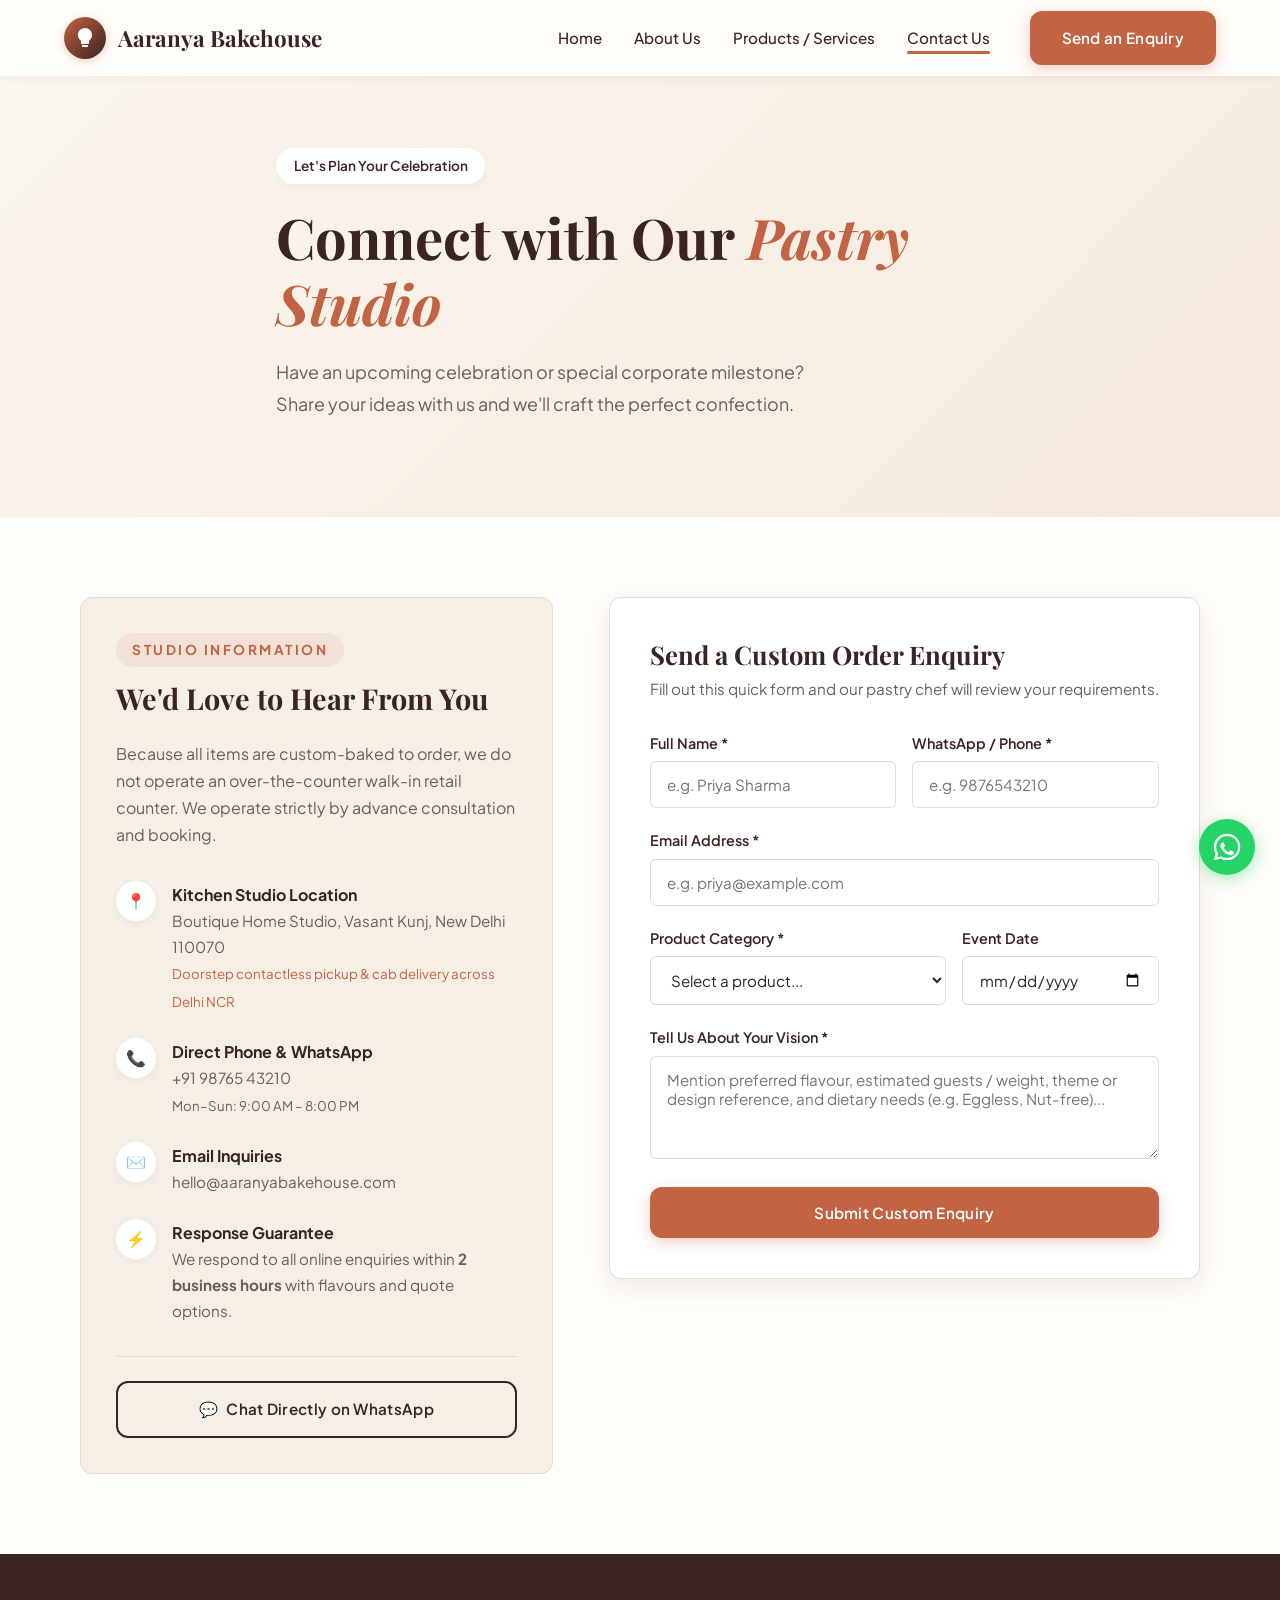
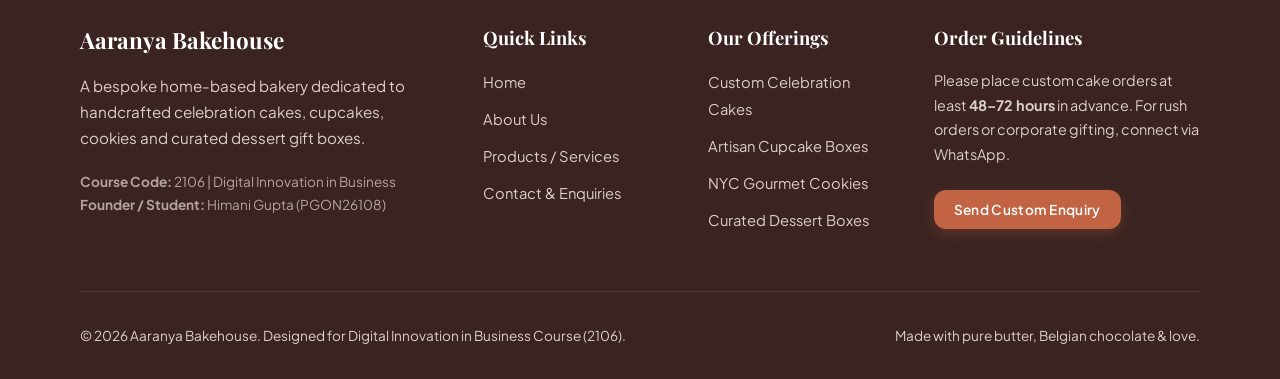
<file: contact.html>
<!DOCTYPE html>
<html lang="en">
<head>
  <meta charset="UTF-8">
  <meta name="viewport" content="width=device-width, initial-scale=1.0">
  <meta name="description" content="Send a custom cake enquiry or dessert order to Aaranya Bakehouse. Discuss your event theme, flavours, dietary requirements and date with our pastry chef.">
  <meta name="keywords" content="contact aaranya bakehouse, custom cake enquiry, order celebration cake, bakery phone number, bakehouse studio address">
  <meta name="author" content="Himani Gupta - Aaranya Bakehouse">
  <title>Contact & Custom Order Enquiries | Aaranya Bakehouse</title>
  
  <meta property="og:title" content="Contact & Custom Order Enquiries | Aaranya Bakehouse">
  <meta property="og:description" content="Reach out to book a custom celebration cake or artisanal dessert box. Quick response within 2 hours.">
  <meta property="og:image" content="images/hero-cake.jpg">
  
  <link rel="stylesheet" href="css/styles.css">
  <link rel="preconnect" href="https://fonts.googleapis.com">
  <link rel="preconnect" href="https://fonts.gstatic.com" crossorigin>
</head>
<body>

  <!-- ==================== HEADER ==================== -->
  <header class="header" role="banner">
    <div class="header__inner">
      <a href="index.html" class="logo" aria-label="Aaranya Bakehouse Home">
        <span class="logo__icon" aria-hidden="true">
          <svg viewBox="0 0 24 24" fill="currentColor">
            <path d="M12 2C8.13 2 5 5.13 5 9c0 2.38 1.19 4.47 3 5.74V17c0 .55.45 1 1 1h6c.55 0 1-.45 1-1v-2.26c1.81-1.27 3-3.36 3-5.74 0-3.87-3.13-7-7-7zm-3 18c0 .55.45 1 1 1h4c.55 0 1-.45 1-1v-1H9v1z"/>
          </svg>
        </span>
        Aaranya Bakehouse
      </a>

      <button class="menu-toggle" aria-label="Toggle navigation menu" aria-expanded="false">
        <span></span>
        <span></span>
        <span></span>
      </button>

      <nav class="nav" aria-label="Main navigation">
        <ul class="nav__list">
          <li><a href="index.html" class="nav__link">Home</a></li>
          <li><a href="about.html" class="nav__link">About Us</a></li>
          <li><a href="products.html" class="nav__link">Products / Services</a></li>
          <li><a href="contact.html" class="nav__link active">Contact Us</a></li>
          <li class="nav__cta">
            <a href="contact.html" class="btn btn--primary">Send an Enquiry</a>
          </li>
        </ul>
      </nav>
    </div>
  </header>

  <main id="main-content">

    <!-- ==================== PAGE HERO ==================== -->
    <section class="hero" aria-labelledby="page-title">
      <div class="container text-center" style="max-width: 760px;">
        <span class="hero__badge">Let's Plan Your Celebration</span>
        <h1 id="page-title" class="hero__title">Connect with Our <em>Pastry Studio</em></h1>
        <p class="hero__subtitle">
          Have an upcoming celebration or special corporate milestone? Share your ideas with us and we'll craft the perfect confection.
        </p>
      </div>
    </section>

    <!-- ==================== CONTACT & FORM ==================== -->
    <section class="section" aria-labelledby="contact-heading">
      <div class="container">
        <div class="contact-grid">
          <!-- Left: Studio Details -->
          <div>
            <div class="contact-info-card">
              <div class="section__title" style="text-align: left; margin-bottom: 1.5rem;">
                <span>Studio Information</span>
                <h2 id="contact-heading" style="font-size: 1.8rem;">We'd Love to Hear From You</h2>
              </div>
              <p style="margin-bottom: 2rem;">
                Because all items are custom-baked to order, we do not operate an over-the-counter walk-in retail counter. We operate strictly by advance consultation and booking.
              </p>

              <div class="contact-info__item">
                <div class="contact-info__icon">📍</div>
                <div>
                  <div style="font-weight: 700; color: var(--color-cocoa);">Kitchen Studio Location</div>
                  <div style="font-size: 0.95rem; color: var(--color-text-light);">Boutique Home Studio, Vasant Kunj, New Delhi 110070</div>
                  <small style="color: var(--color-terracotta);">Doorstep contactless pickup & cab delivery across Delhi NCR</small>
                </div>
              </div>

              <div class="contact-info__item">
                <div class="contact-info__icon">📞</div>
                <div>
                  <div style="font-weight: 700; color: var(--color-cocoa);">Direct Phone & WhatsApp</div>
                  <div style="font-size: 0.95rem; color: var(--color-text-light);">+91 98765 43210</div>
                  <small style="color: var(--color-text-light);">Mon–Sun: 9:00 AM – 8:00 PM</small>
                </div>
              </div>

              <div class="contact-info__item">
                <div class="contact-info__icon">✉️</div>
                <div>
                  <div style="font-weight: 700; color: var(--color-cocoa);">Email Inquiries</div>
                  <div style="font-size: 0.95rem; color: var(--color-text-light);">hello@aaranyabakehouse.com</div>
                </div>
              </div>

              <div class="contact-info__item">
                <div class="contact-info__icon">⚡</div>
                <div>
                  <div style="font-weight: 700; color: var(--color-cocoa);">Response Guarantee</div>
                  <div style="font-size: 0.95rem; color: var(--color-text-light);">We respond to all online enquiries within <strong>2 business hours</strong> with flavours and quote options.</div>
                </div>
              </div>

              <div style="margin-top: 2rem; padding-top: 1.5rem; border-top: 1px solid var(--color-border);">
                <a href="https://wa.me/919876543210?text=Hi%20Aaranya%20Bakehouse!%20I%20have%20an%20urgent%20cake%20enquiry" target="_blank" class="btn btn--secondary" style="width: 100%; display: flex; align-items: center; justify-content: center; gap: 0.5rem;">
                  <span>💬</span> Chat Directly on WhatsApp
                </a>
              </div>
            </div>
          </div>

          <!-- Right: Interactive Form -->
          <div>
            <div style="background: var(--color-white); padding: 2.5rem; border-radius: var(--radius); border: 1px solid var(--color-border); box-shadow: var(--shadow);">
              <h3 style="margin-bottom: 0.4rem; font-size: 1.6rem;">Send a Custom Order Enquiry</h3>
              <p style="margin-bottom: 1.8rem; font-size: 0.95rem;">Fill out this quick form and our pastry chef will review your requirements.</p>

              <form id="contactForm" novalidate>
                <div style="display: grid; grid-template-columns: 1fr 1fr; gap: 1rem;">
                  <div class="form-group">
                    <label for="name" class="form-label">Full Name *</label>
                    <input type="text" id="name" class="form-control" placeholder="e.g. Priya Sharma" required>
                    <span class="form-error">Full Name is required.</span>
                  </div>

                  <div class="form-group">
                    <label for="phone" class="form-label">WhatsApp / Phone *</label>
                    <input type="tel" id="phone" class="form-control" placeholder="e.g. 9876543210" required>
                    <span class="form-error">Phone number is required.</span>
                  </div>
                </div>

                <div class="form-group">
                  <label for="email" class="form-label">Email Address *</label>
                  <input type="email" id="email" class="form-control" placeholder="e.g. priya@example.com" required>
                  <span class="form-error">Please enter a valid email address.</span>
                </div>

                <div style="display: grid; grid-template-columns: 1.2fr 0.8fr; gap: 1rem;">
                  <div class="form-group">
                    <label for="service" class="form-label">Product Category *</label>
                    <select id="service" class="form-control" required>
                      <option value="">Select a product...</option>
                      <option value="Custom Cakes">Custom Celebration Cake</option>
                      <option value="Cupcakes">Artisan Cupcake Box</option>
                      <option value="Cookies">Gourmet Stuffed Cookies</option>
                      <option value="Dessert Boxes">Curated Dessert Box / Hamper</option>
                      <option value="Corporate/Bulk">Corporate Bulk Gifting</option>
                    </select>
                    <span class="form-error">Please select a category.</span>
                  </div>

                  <div class="form-group">
                    <label for="date" class="form-label">Event Date</label>
                    <input type="date" id="date" class="form-control">
                  </div>
                </div>

                <div class="form-group">
                  <label for="message" class="form-label">Tell Us About Your Vision *</label>
                  <textarea id="message" rows="4" class="form-control" placeholder="Mention preferred flavour, estimated guests / weight, theme or design reference, and dietary needs (e.g. Eggless, Nut-free)..." required></textarea>
                  <span class="form-error">Please describe your requirement.</span>
                </div>

                <button type="submit" class="btn btn--primary" style="width: 100%; padding: 1rem;">
                  Submit Custom Enquiry
                </button>
              </form>

              <!-- Success Card Feedback -->
              <div id="formSuccess" class="form-success"></div>
            </div>
          </div>
        </div>
      </div>
    </section>

  </main>

  <!-- ==================== FOOTER ==================== -->
  <footer class="footer" role="contentinfo">
    <div class="container">
      <div class="footer__grid">
        <div>
          <h4 class="footer__title" style="font-size: 1.4rem;">Aaranya Bakehouse</h4>
          <p style="color: #DCCEC8; font-size: 0.95rem; margin-bottom: 1.2rem;">
            A bespoke home-based bakery dedicated to handcrafted celebration cakes, cupcakes, cookies and curated dessert gift boxes.
          </p>
          <p style="font-size: 0.85rem; color: #B5A49D;">
            <strong>Course Code:</strong> 2106 | Digital Innovation in Business<br>
            <strong>Founder / Student:</strong> Himani Gupta (PGON26108)
          </p>
        </div>

        <div>
          <h4 class="footer__title">Quick Links</h4>
          <ul class="footer__links">
            <li><a href="index.html">Home</a></li>
            <li><a href="about.html">About Us</a></li>
            <li><a href="products.html">Products / Services</a></li>
            <li><a href="contact.html">Contact & Enquiries</a></li>
          </ul>
        </div>

        <div>
          <h4 class="footer__title">Our Offerings</h4>
          <ul class="footer__links">
            <li><a href="products.html#cakes">Custom Celebration Cakes</a></li>
            <li><a href="products.html#cupcakes">Artisan Cupcake Boxes</a></li>
            <li><a href="products.html#cookies">NYC Gourmet Cookies</a></li>
            <li><a href="products.html#boxes">Curated Dessert Boxes</a></li>
          </ul>
        </div>

        <div>
          <h4 class="footer__title">Order Guidelines</h4>
          <p style="font-size: 0.9rem; color: #DCCEC8;">
            Please place custom cake orders at least <strong>48–72 hours</strong> in advance. For rush orders or corporate gifting, connect via WhatsApp.
          </p>
          <a href="contact.html" class="btn btn--primary btn--sm" style="margin-top: 0.5rem;">Send Custom Enquiry</a>
        </div>
      </div>

      <div class="footer__bottom">
        <div>© 2026 Aaranya Bakehouse. Designed for Digital Innovation in Business Course (2106).</div>
        <div>Made with pure butter, Belgian chocolate & love.</div>
      </div>
    </div>
  </footer>

  <a href="https://wa.me/919876543210?text=Hi%20Aaranya%20Bakehouse!%20I%20have%20a%20question" class="whatsapp-float" target="_blank" rel="noopener noreferrer" aria-label="Chat on WhatsApp">
    <svg viewBox="0 0 24 24" fill="currentColor">
      <path d="M12.04 2c-5.46 0-9.91 4.45-9.91 9.91 0 1.75.46 3.45 1.32 4.95L2.05 22l5.25-1.38c1.45.79 3.08 1.21 4.74 1.21 5.46 0 9.91-4.45 9.91-9.91 0-2.65-1.03-5.14-2.9-7.01A9.816 9.816 0 0 0 12.04 2m.01 1.67c2.2 0 4.26.86 5.82 2.41a8.165 8.165 0 0 1 2.4 5.83c0 4.54-3.7 8.24-8.24 8.24-1.44 0-2.86-.38-4.11-1.1l-.29-.17-3.11.82.83-3.03-.19-.3a8.188 8.188 0 0 1-1.25-4.45c0-4.54 3.7-8.24 8.24-8.24m4.52 11.66c-.25-.13-1.47-.72-1.7-.81-.23-.08-.39-.13-.56.13-.17.25-.64.81-.79.97-.14.17-.29.19-.54.06-.25-.13-1.06-.39-2.02-1.24-.74-.66-1.25-1.48-1.39-1.73-.14-.25-.02-.38.11-.51.11-.11.25-.29.37-.44.13-.14.17-.25.25-.42.08-.17.04-.31-.02-.44-.06-.13-.56-1.34-.76-1.84-.2-.49-.4-.42-.56-.43h-.47c-.17 0-.44.06-.67.31-.23.25-.88.86-.88 2.1 0 1.24.9 2.45 1.03 2.62.13.17 1.78 2.72 4.31 3.81.6.26 1.07.42 1.44.54.61.19 1.16.17 1.6.1.49-.07 1.47-.6 1.68-1.18.21-.58.21-1.07.14-1.18-.06-.1-.23-.16-.48-.29z"/>
    </svg>
  </a>

  <script src="js/main.js"></script>
</body>
</html>
</file>
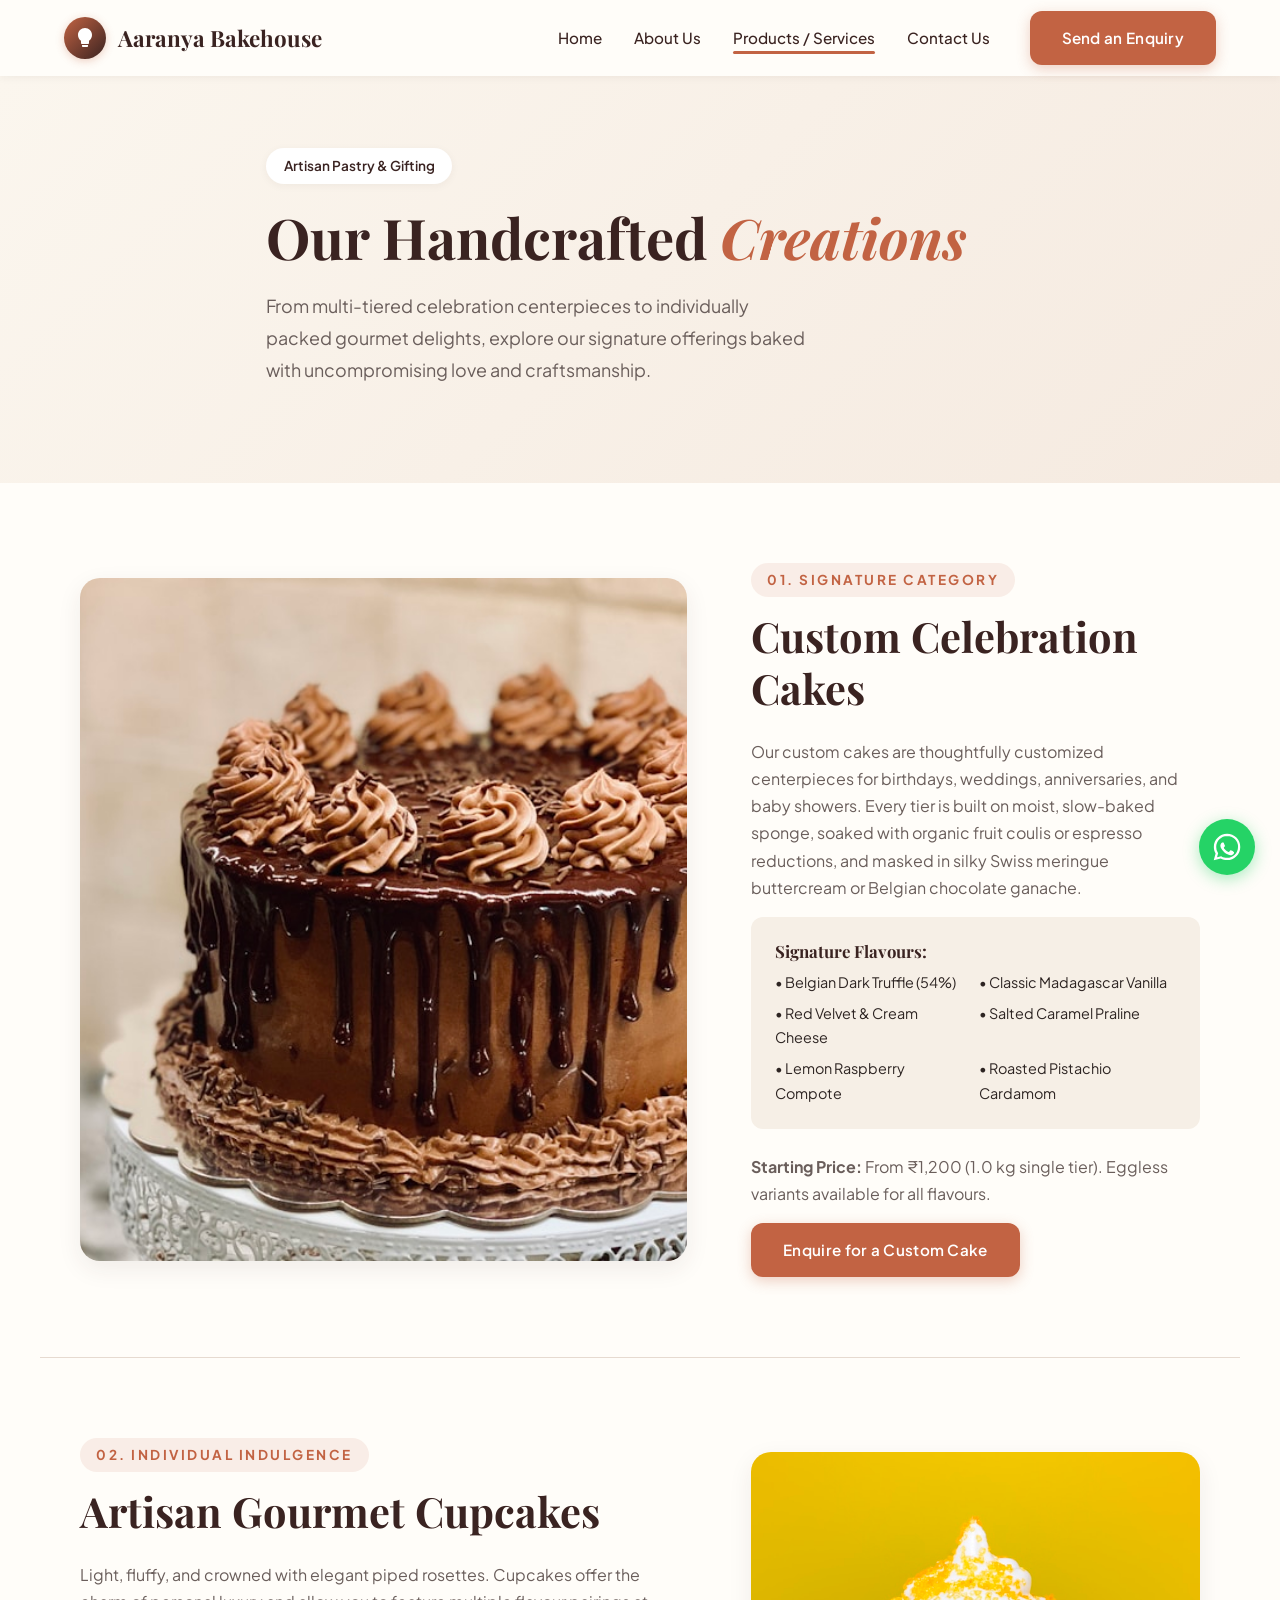
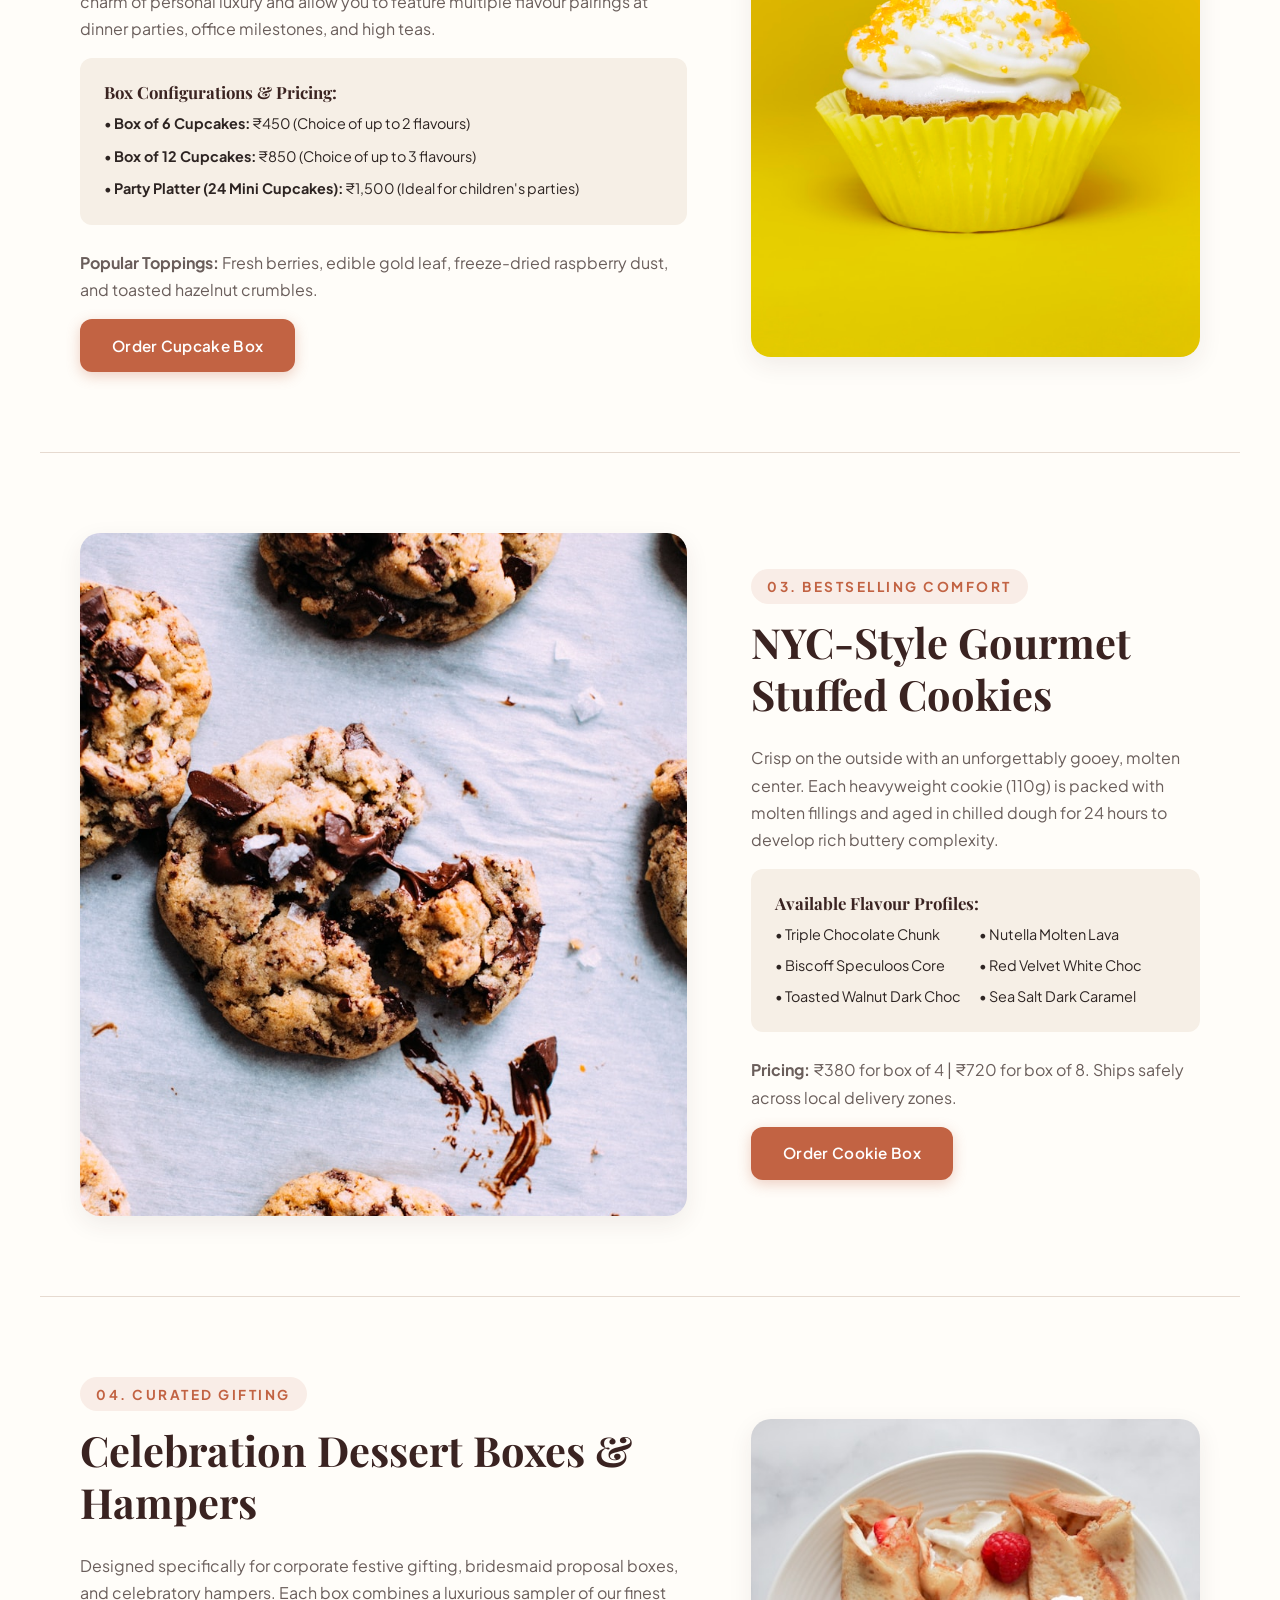
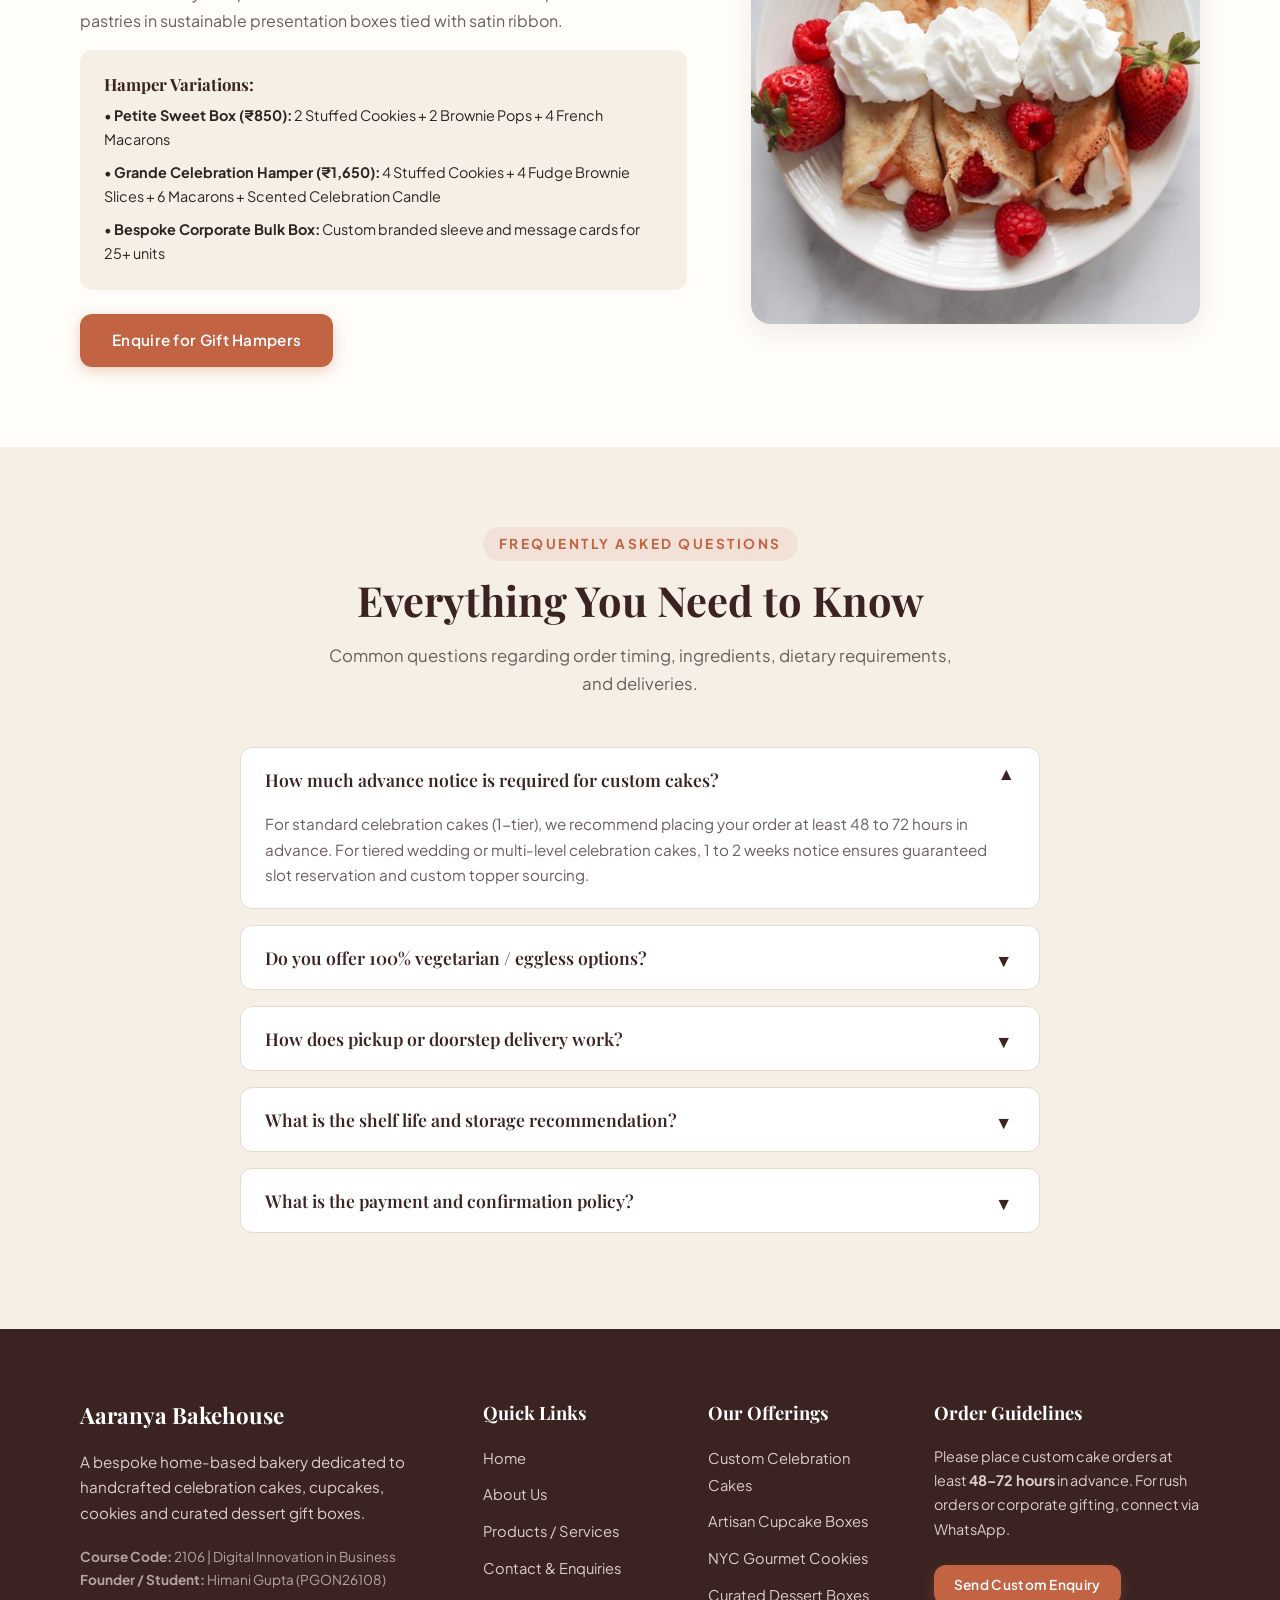
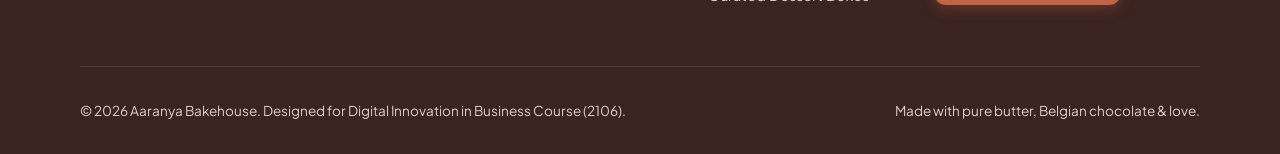
<file: products.html>
<!DOCTYPE html>
<html lang="en">
<head>
  <meta charset="UTF-8">
  <meta name="viewport" content="width=device-width, initial-scale=1.0">
  <meta name="description" content="Explore our menu of custom celebration cakes, artisan cupcake boxes, gourmet stuffed cookies and curated dessert gift hampers from Aaranya Bakehouse.">
  <meta name="keywords" content="custom cakes menu, artisan cupcakes, gourmet cookies, dessert gift boxes, birthday cake flavours, eggless bakery menu">
  <meta name="author" content="Himani Gupta - Aaranya Bakehouse">
  <title>Menu & Offerings | Aaranya Bakehouse</title>
  
  <meta property="og:title" content="Menu & Offerings | Aaranya Bakehouse">
  <meta property="og:description" content="Handcrafted cakes, cupcakes, cookies and dessert boxes made with 100% pure butter and Belgian chocolate.">
  <meta property="og:image" content="images/cake-custom.jpg">
  
  <link rel="stylesheet" href="css/styles.css">
  <link rel="preconnect" href="https://fonts.googleapis.com">
  <link rel="preconnect" href="https://fonts.gstatic.com" crossorigin>
</head>
<body>

  <!-- ==================== HEADER ==================== -->
  <header class="header" role="banner">
    <div class="header__inner">
      <a href="index.html" class="logo" aria-label="Aaranya Bakehouse Home">
        <span class="logo__icon" aria-hidden="true">
          <svg viewBox="0 0 24 24" fill="currentColor">
            <path d="M12 2C8.13 2 5 5.13 5 9c0 2.38 1.19 4.47 3 5.74V17c0 .55.45 1 1 1h6c.55 0 1-.45 1-1v-2.26c1.81-1.27 3-3.36 3-5.74 0-3.87-3.13-7-7-7zm-3 18c0 .55.45 1 1 1h4c.55 0 1-.45 1-1v-1H9v1z"/>
          </svg>
        </span>
        Aaranya Bakehouse
      </a>

      <button class="menu-toggle" aria-label="Toggle navigation menu" aria-expanded="false">
        <span></span>
        <span></span>
        <span></span>
      </button>

      <nav class="nav" aria-label="Main navigation">
        <ul class="nav__list">
          <li><a href="index.html" class="nav__link">Home</a></li>
          <li><a href="about.html" class="nav__link">About Us</a></li>
          <li><a href="products.html" class="nav__link active">Products / Services</a></li>
          <li><a href="contact.html" class="nav__link">Contact Us</a></li>
          <li class="nav__cta">
            <a href="contact.html" class="btn btn--primary">Send an Enquiry</a>
          </li>
        </ul>
      </nav>
    </div>
  </header>

  <main id="main-content">

    <!-- ==================== PAGE HERO ==================== -->
    <section class="hero" aria-labelledby="page-title">
      <div class="container text-center" style="max-width: 780px;">
        <span class="hero__badge">Artisan Pastry & Gifting</span>
        <h1 id="page-title" class="hero__title">Our Handcrafted <em>Creations</em></h1>
        <p class="hero__subtitle">
          From multi-tiered celebration centerpieces to individually packed gourmet delights, explore our signature offerings baked with uncompromising love and craftsmanship.
        </p>
      </div>
    </section>

    <!-- ==================== DETAILED PRODUCT SECTIONS ==================== -->
    <section class="section" id="cakes" aria-labelledby="cakes-title">
      <div class="container">
        <div class="hero--split" style="gap: 4rem;">
          <div class="hero__visual">
            <div class="hero__image-wrap">
              <img src="images/cake-custom.jpg" alt="Bespoke artisan chocolate drip celebration cake with fresh raspberries" width="600" height="600">
            </div>
          </div>
          <div>
            <div class="section__title" style="text-align: left; margin-bottom: 1.5rem;">
              <span>01. Signature Category</span>
              <h2 id="cakes-title">Custom Celebration Cakes</h2>
            </div>
            <p>
              Our custom cakes are thoughtfully customized centerpieces for birthdays, weddings, anniversaries, and baby showers. Every tier is built on moist, slow-baked sponge, soaked with organic fruit coulis or espresso reductions, and masked in silky Swiss meringue buttercream or Belgian chocolate ganache.
            </p>
            <div style="background: var(--color-beige); padding: 1.5rem; border-radius: var(--radius); margin-bottom: 1.5rem;">
              <h4 style="margin-bottom: 0.5rem; font-size: 1.05rem;">Signature Flavours:</h4>
              <ul style="display: grid; grid-template-columns: 1fr 1fr; gap: 0.4rem; font-size: 0.9rem;">
                <li>• Belgian Dark Truffle (54%)</li>
                <li>• Classic Madagascar Vanilla</li>
                <li>• Red Velvet & Cream Cheese</li>
                <li>• Salted Caramel Praline</li>
                <li>• Lemon Raspberry Compote</li>
                <li>• Roasted Pistachio Cardamom</li>
              </ul>
            </div>
            <p><strong>Starting Price:</strong> From ₹1,200 (1.0 kg single tier). Eggless variants available for all flavours.</p>
            <a href="contact.html?service=Custom%20Cakes" class="btn btn--primary">Enquire for a Custom Cake</a>
          </div>
        </div>
      </div>
    </section>

    <hr style="border: 0; border-top: 1px solid var(--color-border); max-width: var(--max-width); margin: 0 auto;">

    <!-- Cupcakes Section -->
    <section class="section" id="cupcakes" aria-labelledby="cupcakes-title">
      <div class="container">
        <div class="hero--split" style="gap: 4rem;">
          <div>
            <div class="section__title" style="text-align: left; margin-bottom: 1.5rem;">
              <span>02. Individual Indulgence</span>
              <h2 id="cupcakes-title">Artisan Gourmet Cupcakes</h2>
            </div>
            <p>
              Light, fluffy, and crowned with elegant piped rosettes. Cupcakes offer the charm of personal luxury and allow you to feature multiple flavour pairings at dinner parties, office milestones, and high teas.
            </p>
            <div style="background: var(--color-beige); padding: 1.5rem; border-radius: var(--radius); margin-bottom: 1.5rem;">
              <h4 style="margin-bottom: 0.5rem; font-size: 1.05rem;">Box Configurations & Pricing:</h4>
              <ul style="display: grid; gap: 0.5rem; font-size: 0.9rem;">
                <li>• <strong>Box of 6 Cupcakes:</strong> ₹450 (Choice of up to 2 flavours)</li>
                <li>• <strong>Box of 12 Cupcakes:</strong> ₹850 (Choice of up to 3 flavours)</li>
                <li>• <strong>Party Platter (24 Mini Cupcakes):</strong> ₹1,500 (Ideal for children's parties)</li>
              </ul>
            </div>
            <p><strong>Popular Toppings:</strong> Fresh berries, edible gold leaf, freeze-dried raspberry dust, and toasted hazelnut crumbles.</p>
            <a href="contact.html?service=Cupcakes" class="btn btn--primary">Order Cupcake Box</a>
          </div>
          <div class="hero__visual">
            <div class="hero__image-wrap">
              <img src="images/cupcakes.jpg" alt="Assorted gourmet cupcakes with swirl buttercream and fresh fruit" width="600" height="600">
            </div>
          </div>
        </div>
      </div>
    </section>

    <hr style="border: 0; border-top: 1px solid var(--color-border); max-width: var(--max-width); margin: 0 auto;">

    <!-- Cookies Section -->
    <section class="section" id="cookies" aria-labelledby="cookies-title">
      <div class="container">
        <div class="hero--split" style="gap: 4rem;">
          <div class="hero__visual">
            <div class="hero__image-wrap">
              <img src="images/cookies.jpg" alt="Thick rustic NYC style cookies loaded with chocolate chunks" width="600" height="600">
            </div>
          </div>
          <div>
            <div class="section__title" style="text-align: left; margin-bottom: 1.5rem;">
              <span>03. Bestselling Comfort</span>
              <h2 id="cookies-title">NYC-Style Gourmet Stuffed Cookies</h2>
            </div>
            <p>
              Crisp on the outside with an unforgettably gooey, molten center. Each heavyweight cookie (110g) is packed with molten fillings and aged in chilled dough for 24 hours to develop rich buttery complexity.
            </p>
            <div style="background: var(--color-beige); padding: 1.5rem; border-radius: var(--radius); margin-bottom: 1.5rem;">
              <h4 style="margin-bottom: 0.5rem; font-size: 1.05rem;">Available Flavour Profiles:</h4>
              <ul style="display: grid; grid-template-columns: 1fr 1fr; gap: 0.4rem; font-size: 0.9rem;">
                <li>• Triple Chocolate Chunk</li>
                <li>• Nutella Molten Lava</li>
                <li>• Biscoff Speculoos Core</li>
                <li>• Red Velvet White Choc</li>
                <li>• Toasted Walnut Dark Choc</li>
                <li>• Sea Salt Dark Caramel</li>
              </ul>
            </div>
            <p><strong>Pricing:</strong> ₹380 for box of 4 | ₹720 for box of 8. Ships safely across local delivery zones.</p>
            <a href="contact.html?service=Cookies" class="btn btn--primary">Order Cookie Box</a>
          </div>
        </div>
      </div>
    </section>

    <hr style="border: 0; border-top: 1px solid var(--color-border); max-width: var(--max-width); margin: 0 auto;">

    <!-- Dessert Boxes Section -->
    <section class="section" id="boxes" aria-labelledby="boxes-title">
      <div class="container">
        <div class="hero--split" style="gap: 4rem;">
          <div>
            <div class="section__title" style="text-align: left; margin-bottom: 1.5rem;">
              <span>04. Curated Gifting</span>
              <h2 id="boxes-title">Celebration Dessert Boxes & Hampers</h2>
            </div>
            <p>
              Designed specifically for corporate festive gifting, bridesmaid proposal boxes, and celebratory hampers. Each box combines a luxurious sampler of our finest pastries in sustainable presentation boxes tied with satin ribbon.
            </p>
            <div style="background: var(--color-beige); padding: 1.5rem; border-radius: var(--radius); margin-bottom: 1.5rem;">
              <h4 style="margin-bottom: 0.5rem; font-size: 1.05rem;">Hamper Variations:</h4>
              <ul style="display: grid; gap: 0.5rem; font-size: 0.9rem;">
                <li>• <strong>Petite Sweet Box (₹850):</strong> 2 Stuffed Cookies + 2 Brownie Pops + 4 French Macarons</li>
                <li>• <strong>Grande Celebration Hamper (₹1,650):</strong> 4 Stuffed Cookies + 4 Fudge Brownie Slices + 6 Macarons + Scented Celebration Candle</li>
                <li>• <strong>Bespoke Corporate Bulk Box:</strong> Custom branded sleeve and message cards for 25+ units</li>
              </ul>
            </div>
            <a href="contact.html?service=Dessert%20Boxes" class="btn btn--primary">Enquire for Gift Hampers</a>
          </div>
          <div class="hero__visual">
            <div class="hero__image-wrap">
              <img src="images/dessert-box.jpg" alt="Artisan dessert tasting box with macarons and pastries" width="600" height="600">
            </div>
          </div>
        </div>
      </div>
    </section>

    <!-- ==================== FAQ ACCORDION ==================== -->
    <section class="section section--alt" aria-labelledby="faq-title">
      <div class="container">
        <div class="section__title">
          <span>Frequently Asked Questions</span>
          <h2 id="faq-title">Everything You Need to Know</h2>
          <p>Common questions regarding order timing, ingredients, dietary requirements, and deliveries.</p>
        </div>

        <div class="faq-accordion">
          <div class="faq-item active">
            <button class="faq-question" type="button">
              <span>How much advance notice is required for custom cakes?</span>
              <span class="faq-icon">▼</span>
            </button>
            <div class="faq-answer">
              <p>For standard celebration cakes (1-tier), we recommend placing your order at least 48 to 72 hours in advance. For tiered wedding or multi-level celebration cakes, 1 to 2 weeks notice ensures guaranteed slot reservation and custom topper sourcing.</p>
            </div>
          </div>

          <div class="faq-item">
            <button class="faq-question" type="button">
              <span>Do you offer 100% vegetarian / eggless options?</span>
              <span class="faq-icon">▼</span>
            </button>
            <div class="faq-answer">
              <p>Yes! Over 80% of our catalogue can be prepared 100% eggless without compromising on moisture or flavor. We use premium curd, condensed milk, and flaxseed emulsions to replicate classic sponge texture.</p>
            </div>
          </div>

          <div class="faq-item">
            <button class="faq-question" type="button">
              <span>How does pickup or doorstep delivery work?</span>
              <span class="faq-icon">▼</span>
            </button>
            <div class="faq-answer">
              <p>Customers are welcome to pick up their orders directly from our bakery studio. We also coordinate reliable AC cab deliveries across our service zone. All cakes are packed in heavy-duty thermal insulated boxes with non-slip bases.</p>
            </div>
          </div>

          <div class="faq-item">
            <button class="faq-question" type="button">
              <span>What is the shelf life and storage recommendation?</span>
              <span class="faq-icon">▼</span>
            </button>
            <div class="faq-answer">
              <p>Our cakes keep well refrigerated for up to 3–4 days. For the best culinary experience, take the cake out of the refrigerator 20–30 minutes prior to cutting so the real dairy butter frosting returns to creamy room temperature.</p>
            </div>
          </div>

          <div class="faq-item">
            <button class="faq-question" type="button">
              <span>What is the payment and confirmation policy?</span>
              <span class="faq-icon">▼</span>
            </button>
            <div class="faq-answer">
              <p>Since all items are baked exclusively fresh to order, a 50% advance deposit via UPI or bank transfer confirms your booking slot, with the remaining 50% payable upon completion/dispatch.</p>
            </div>
          </div>
        </div>
      </div>
    </section>

  </main>

  <!-- ==================== FOOTER ==================== -->
  <footer class="footer" role="contentinfo">
    <div class="container">
      <div class="footer__grid">
        <div>
          <h4 class="footer__title" style="font-size: 1.4rem;">Aaranya Bakehouse</h4>
          <p style="color: #DCCEC8; font-size: 0.95rem; margin-bottom: 1.2rem;">
            A bespoke home-based bakery dedicated to handcrafted celebration cakes, cupcakes, cookies and curated dessert gift boxes.
          </p>
          <p style="font-size: 0.85rem; color: #B5A49D;">
            <strong>Course Code:</strong> 2106 | Digital Innovation in Business<br>
            <strong>Founder / Student:</strong> Himani Gupta (PGON26108)
          </p>
        </div>

        <div>
          <h4 class="footer__title">Quick Links</h4>
          <ul class="footer__links">
            <li><a href="index.html">Home</a></li>
            <li><a href="about.html">About Us</a></li>
            <li><a href="products.html">Products / Services</a></li>
            <li><a href="contact.html">Contact & Enquiries</a></li>
          </ul>
        </div>

        <div>
          <h4 class="footer__title">Our Offerings</h4>
          <ul class="footer__links">
            <li><a href="products.html#cakes">Custom Celebration Cakes</a></li>
            <li><a href="products.html#cupcakes">Artisan Cupcake Boxes</a></li>
            <li><a href="products.html#cookies">NYC Gourmet Cookies</a></li>
            <li><a href="products.html#boxes">Curated Dessert Boxes</a></li>
          </ul>
        </div>

        <div>
          <h4 class="footer__title">Order Guidelines</h4>
          <p style="font-size: 0.9rem; color: #DCCEC8;">
            Please place custom cake orders at least <strong>48–72 hours</strong> in advance. For rush orders or corporate gifting, connect via WhatsApp.
          </p>
          <a href="contact.html" class="btn btn--primary btn--sm" style="margin-top: 0.5rem;">Send Custom Enquiry</a>
        </div>
      </div>

      <div class="footer__bottom">
        <div>© 2026 Aaranya Bakehouse. Designed for Digital Innovation in Business Course (2106).</div>
        <div>Made with pure butter, Belgian chocolate & love.</div>
      </div>
    </div>
  </footer>

  <a href="https://wa.me/919876543210?text=Hi%20Aaranya%20Bakehouse!%20I%20am%20interested%20in%20your%20menu%20offerings" class="whatsapp-float" target="_blank" rel="noopener noreferrer" aria-label="Chat on WhatsApp">
    <svg viewBox="0 0 24 24" fill="currentColor">
      <path d="M12.04 2c-5.46 0-9.91 4.45-9.91 9.91 0 1.75.46 3.45 1.32 4.95L2.05 22l5.25-1.38c1.45.79 3.08 1.21 4.74 1.21 5.46 0 9.91-4.45 9.91-9.91 0-2.65-1.03-5.14-2.9-7.01A9.816 9.816 0 0 0 12.04 2m.01 1.67c2.2 0 4.26.86 5.82 2.41a8.165 8.165 0 0 1 2.4 5.83c0 4.54-3.7 8.24-8.24 8.24-1.44 0-2.86-.38-4.11-1.1l-.29-.17-3.11.82.83-3.03-.19-.3a8.188 8.188 0 0 1-1.25-4.45c0-4.54 3.7-8.24 8.24-8.24m4.52 11.66c-.25-.13-1.47-.72-1.7-.81-.23-.08-.39-.13-.56.13-.17.25-.64.81-.79.97-.14.17-.29.19-.54.06-.25-.13-1.06-.39-2.02-1.24-.74-.66-1.25-1.48-1.39-1.73-.14-.25-.02-.38.11-.51.11-.11.25-.29.37-.44.13-.14.17-.25.25-.42.08-.17.04-.31-.02-.44-.06-.13-.56-1.34-.76-1.84-.2-.49-.4-.42-.56-.43h-.47c-.17 0-.44.06-.67.31-.23.25-.88.86-.88 2.1 0 1.24.9 2.45 1.03 2.62.13.17 1.78 2.72 4.31 3.81.6.26 1.07.42 1.44.54.61.19 1.16.17 1.6.1.49-.07 1.47-.6 1.68-1.18.21-.58.21-1.07.14-1.18-.06-.1-.23-.16-.48-.29z"/>
    </svg>
  </a>

  <script src="js/main.js"></script>
</body>
</html>
</file>
<file: css/styles.css>
/* ============================================
   AARANYA BAKEHOUSE - Brand Stylesheet
   ============================================ */

/* ----- Google Fonts Import ----- */
@import url('https://fonts.googleapis.com/css2?family=Playfair+Display:ital,wght@0,400;0,600;0,700;1,400&family=Plus+Jakarta+Sans:wght@300;400;500;600;700&display=swap');

/* ----- CSS Variables / Design Tokens ----- */
:root {
  --color-cream: #FFFDF9;
  --color-beige: #F6EFE6;
  --color-beige-dark: #EDE2D3;
  --color-cocoa: #3A2321;
  --color-cocoa-light: #5A3936;
  --color-terracotta: #C26343;
  --color-terracotta-hover: #A64E30;
  --color-gold: #D4A373;
  --color-white: #FFFFFF;
  --color-text: #2D2422;
  --color-text-light: #6A5E5B;
  --color-border: #E6DAD0;
  --color-success: #2E7D32;
  --color-error: #D32F2F;

  --font-display: 'Playfair Display', Georgia, serif;
  --font-body: 'Plus Jakarta Sans', 'Segoe UI', Tahoma, sans-serif;

  --max-width: 1200px;
  --header-height: 76px;
  --radius-sm: 6px;
  --radius: 12px;
  --radius-lg: 20px;
  --shadow-sm: 0 2px 8px rgba(58, 35, 33, 0.05);
  --shadow: 0 8px 24px rgba(58, 35, 33, 0.08);
  --shadow-hover: 0 16px 36px rgba(58, 35, 33, 0.14);
  --transition: 0.3s cubic-bezier(0.16, 1, 0.3, 1);
}

/* ----- Reset & Base ----- */
*, *::before, *::after {
  box-sizing: border-box;
  margin: 0;
  padding: 0;
}

html {
  scroll-behavior: smooth;
  font-size: 16px;
}

body {
  font-family: var(--font-body);
  color: var(--color-text);
  background-color: var(--color-cream);
  line-height: 1.7;
  -webkit-font-smoothing: antialiased;
}

img {
  max-width: 100%;
  height: auto;
  display: block;
}

a {
  text-decoration: none;
  color: inherit;
  transition: all var(--transition);
}

ul {
  list-style: none;
}

/* ----- Typography ----- */
h1, h2, h3, h4 {
  font-family: var(--font-display);
  font-weight: 700;
  line-height: 1.25;
  color: var(--color-cocoa);
}

h1 {
  font-size: clamp(2.4rem, 5vw, 3.6rem);
}

h2 {
  font-size: clamp(1.9rem, 4vw, 2.6rem);
  margin-bottom: 1rem;
}

h3 {
  font-size: clamp(1.3rem, 3vw, 1.6rem);
  margin-bottom: 0.5rem;
}

p {
  margin-bottom: 1rem;
  color: var(--color-text-light);
}

/* ----- Layout Utilities ----- */
.container {
  width: 90%;
  max-width: var(--max-width);
  margin: 0 auto;
  padding: 0 1rem;
}

.section {
  padding: 5rem 0;
}

.section--alt {
  background-color: var(--color-beige);
}

.section--dark {
  background-color: var(--color-cocoa);
  color: var(--color-beige);
}

.section--dark h2,
.section--dark h3 {
  color: #FFF8F0;
}

.section--dark p {
  color: #DCCEC8;
}

.section__title {
  text-align: center;
  margin-bottom: 3rem;
}

.section__title span {
  display: inline-block;
  font-family: var(--font-body);
  font-size: 0.85rem;
  font-weight: 700;
  text-transform: uppercase;
  letter-spacing: 2.5px;
  color: var(--color-terracotta);
  background: rgba(194, 99, 67, 0.1);
  padding: 0.35rem 1rem;
  border-radius: 50px;
  margin-bottom: 0.8rem;
}

.section__title p {
  max-width: 650px;
  margin: 0 auto;
  font-size: 1.05rem;
}

/* ----- Buttons ----- */
.btn {
  display: inline-flex;
  align-items: center;
  justify-content: center;
  gap: 0.5rem;
  padding: 0.85rem 2rem;
  border-radius: var(--radius);
  font-family: var(--font-body);
  font-weight: 600;
  font-size: 0.95rem;
  letter-spacing: 0.3px;
  cursor: pointer;
  border: none;
  transition: all var(--transition);
  text-align: center;
}

.btn--primary {
  background-color: var(--color-terracotta);
  color: var(--color-white);
  box-shadow: 0 4px 14px rgba(194, 99, 67, 0.3);
}

.btn--primary:hover {
  background-color: var(--color-terracotta-hover);
  transform: translateY(-2px);
  box-shadow: 0 8px 20px rgba(194, 99, 67, 0.4);
}

.btn--secondary {
  background-color: transparent;
  color: var(--color-cocoa);
  border: 2px solid var(--color-cocoa);
}

.btn--secondary:hover {
  background-color: var(--color-cocoa);
  color: var(--color-white);
}

.btn--outline-light {
  background: transparent;
  color: #FFF8F0;
  border: 2px solid rgba(255, 255, 255, 0.5);
}

.btn--outline-light:hover {
  background: var(--color-white);
  color: var(--color-cocoa);
}

.btn--sm {
  padding: 0.5rem 1.25rem;
  font-size: 0.85rem;
}

/* ----- Header & Navigation ----- */
.header {
  background-color: rgba(255, 253, 249, 0.95);
  backdrop-filter: blur(12px);
  -webkit-backdrop-filter: blur(12px);
  box-shadow: var(--shadow-sm);
  position: sticky;
  top: 0;
  z-index: 1000;
  height: var(--header-height);
  transition: all var(--transition);
}

.header__inner {
  display: flex;
  align-items: center;
  justify-content: space-between;
  height: 100%;
  max-width: var(--max-width);
  margin: 0 auto;
  padding: 0 1.5rem;
  width: 100%;
}

.logo {
  display: flex;
  align-items: center;
  gap: 0.75rem;
  font-family: var(--font-display);
  font-size: 1.4rem;
  font-weight: 700;
  color: var(--color-cocoa);
}

.logo__icon {
  width: 42px;
  height: 42px;
  border-radius: 50%;
  background: linear-gradient(135deg, var(--color-terracotta), var(--color-cocoa));
  display: flex;
  align-items: center;
  justify-content: center;
  color: white;
  box-shadow: 0 2px 8px rgba(194, 99, 67, 0.3);
}

.logo__icon svg {
  width: 24px;
  height: 24px;
}

.nav__list {
  display: flex;
  align-items: center;
  gap: 2rem;
}

.nav__link {
  font-size: 0.95rem;
  font-weight: 500;
  color: var(--color-cocoa);
  position: relative;
  padding: 0.4rem 0;
}

.nav__link::after {
  content: '';
  position: absolute;
  bottom: 0;
  left: 0;
  width: 0;
  height: 2.5px;
  background-color: var(--color-terracotta);
  border-radius: 2px;
  transition: width var(--transition);
}

.nav__link:hover::after,
.nav__link.active::after {
  width: 100%;
}

.nav__cta {
  margin-left: 0.5rem;
}

/* Mobile Menu Toggle */
.menu-toggle {
  display: none;
  flex-direction: column;
  gap: 6px;
  background: none;
  border: none;
  cursor: pointer;
  padding: 0.5rem;
  z-index: 1001;
}

.menu-toggle span {
  display: block;
  width: 26px;
  height: 2.5px;
  background-color: var(--color-cocoa);
  border-radius: 2px;
  transition: all var(--transition);
}

/* ----- Hero Section ----- */
.hero {
  background: linear-gradient(135deg, #FBF6EE 0%, #F5EAE0 100%);
  padding: 4.5rem 0 4rem;
  position: relative;
  overflow: hidden;
}

.hero--split {
  display: grid;
  grid-template-columns: 1.15fr 0.85fr;
  align-items: center;
  gap: 3.5rem;
}

.hero__badge {
  display: inline-flex;
  align-items: center;
  gap: 0.5rem;
  font-size: 0.85rem;
  font-weight: 600;
  color: var(--color-cocoa);
  background: var(--color-white);
  padding: 0.4rem 1.1rem;
  border-radius: 50px;
  box-shadow: var(--shadow-sm);
  margin-bottom: 1.25rem;
}

.hero__badge svg {
  color: var(--color-terracotta);
}

.hero__title {
  font-size: clamp(2.4rem, 4.5vw, 3.5rem);
  line-height: 1.18;
  margin-bottom: 1.25rem;
  color: var(--color-cocoa);
}

.hero__title em {
  font-style: italic;
  color: var(--color-terracotta);
  font-family: var(--font-display);
}

.hero__subtitle {
  font-size: 1.12rem;
  color: var(--color-text-light);
  margin-bottom: 2rem;
  line-height: 1.8;
  max-width: 540px;
}

.hero__actions {
  display: flex;
  gap: 1rem;
  flex-wrap: wrap;
  margin-bottom: 2.5rem;
}

.hero__stats {
  display: flex;
  gap: 2.5rem;
  padding-top: 1.5rem;
  border-top: 1px solid rgba(58, 35, 33, 0.12);
}

.stat-item__num {
  font-family: var(--font-display);
  font-size: 1.8rem;
  font-weight: 700;
  color: var(--color-cocoa);
  line-height: 1;
}

.stat-item__label {
  font-size: 0.82rem;
  color: var(--color-text-light);
  margin-top: 0.25rem;
}

.hero__visual {
  position: relative;
}

.hero__image-wrap {
  position: relative;
  border-radius: var(--radius-lg);
  overflow: hidden;
  box-shadow: var(--shadow);
  aspect-ratio: 4/4.5;
}

.hero__image-wrap img {
  width: 100%;
  height: 100%;
  object-fit: cover;
  transition: transform 0.6s ease;
}

.hero__image-wrap:hover img {
  transform: scale(1.03);
}

.floating-card {
  position: absolute;
  bottom: 24px;
  left: -24px;
  background: var(--color-white);
  padding: 1rem 1.4rem;
  border-radius: var(--radius);
  box-shadow: var(--shadow-hover);
  display: flex;
  align-items: center;
  gap: 0.9rem;
  z-index: 2;
  border: 1px solid var(--color-border);
}

.floating-card__icon {
  width: 44px;
  height: 44px;
  border-radius: 50%;
  background: var(--color-beige);
  display: flex;
  align-items: center;
  justify-content: center;
  font-size: 1.3rem;
  color: var(--color-terracotta);
}

.floating-card__title {
  font-weight: 700;
  font-size: 0.95rem;
  color: var(--color-cocoa);
  margin-bottom: 0.15rem;
}

.floating-card__subtitle {
  font-size: 0.8rem;
  color: var(--color-text-light);
  margin-bottom: 0;
}

/* ----- Product Cards with Photography ----- */
.grid {
  display: grid;
  gap: 2rem;
}

.grid--2 {
  grid-template-columns: repeat(2, 1fr);
}

.grid--3 {
  grid-template-columns: repeat(3, 1fr);
}

.grid--4 {
  grid-template-columns: repeat(4, 1fr);
}

.product-card {
  background: var(--color-white);
  border-radius: var(--radius);
  overflow: hidden;
  box-shadow: var(--shadow);
  transition: all var(--transition);
  display: flex;
  flex-direction: column;
  border: 1px solid var(--color-border);
  position: relative;
}

.product-card:hover {
  transform: translateY(-6px);
  box-shadow: var(--shadow-hover);
}

.product-card__image {
  position: relative;
  aspect-ratio: 16/11;
  overflow: hidden;
  background: var(--color-beige);
}

.product-card__image img {
  width: 100%;
  height: 100%;
  object-fit: cover;
  transition: transform 0.5s ease;
}

.product-card:hover .product-card__image img {
  transform: scale(1.06);
}

.product-card__badge {
  position: absolute;
  top: 14px;
  right: 14px;
  background: rgba(58, 35, 33, 0.85);
  backdrop-filter: blur(4px);
  color: var(--color-white);
  padding: 0.3rem 0.8rem;
  border-radius: 50px;
  font-size: 0.78rem;
  font-weight: 600;
  letter-spacing: 0.5px;
}

.product-card__body {
  padding: 1.6rem;
  display: flex;
  flex-direction: column;
  flex-grow: 1;
}

.product-card__header {
  display: flex;
  justify-content: space-between;
  align-items: baseline;
  margin-bottom: 0.5rem;
}

.product-card__price {
  font-family: var(--font-body);
  font-weight: 700;
  color: var(--color-terracotta);
  font-size: 1.1rem;
}

.product-card__text {
  font-size: 0.92rem;
  color: var(--color-text-light);
  margin-bottom: 1.2rem;
  flex-grow: 1;
}

.product-card__tags {
  display: flex;
  flex-wrap: wrap;
  gap: 0.4rem;
  margin-bottom: 1.2rem;
}

.tag {
  font-size: 0.75rem;
  padding: 0.2rem 0.6rem;
  background: var(--color-beige);
  color: var(--color-cocoa);
  border-radius: var(--radius-sm);
  font-weight: 500;
}

/* ----- Features / Values Section ----- */
.feature-box {
  background: var(--color-white);
  border-radius: var(--radius);
  padding: 2rem 1.6rem;
  border: 1px solid var(--color-border);
  box-shadow: var(--shadow-sm);
  text-align: center;
  transition: all var(--transition);
}

.feature-box:hover {
  transform: translateY(-4px);
  box-shadow: var(--shadow);
}

.feature-box__icon {
  width: 56px;
  height: 56px;
  margin: 0 auto 1.25rem;
  border-radius: 50%;
  background: rgba(194, 99, 67, 0.1);
  color: var(--color-terracotta);
  display: flex;
  align-items: center;
  justify-content: center;
}

.feature-box__icon svg {
  width: 28px;
  height: 28px;
}

.feature-box__title {
  font-size: 1.15rem;
  margin-bottom: 0.5rem;
}

.feature-box__text {
  font-size: 0.9rem;
  margin-bottom: 0;
}

/* ----- Interactive Cake Quote Estimator ----- */
.estimator-card {
  background: var(--color-white);
  border-radius: var(--radius-lg);
  padding: 2.5rem;
  box-shadow: var(--shadow);
  border: 1px solid var(--color-border);
  max-width: 900px;
  margin: 0 auto;
}

.estimator-grid {
  display: grid;
  grid-template-columns: repeat(3, 1fr);
  gap: 1.5rem;
  margin-bottom: 2rem;
}

.estimator-result {
  background: var(--color-beige);
  border-radius: var(--radius);
  padding: 1.5rem;
  text-align: center;
  display: flex;
  align-items: center;
  justify-content: space-between;
  flex-wrap: wrap;
  gap: 1rem;
}

.estimator-result__label {
  font-size: 0.95rem;
  font-weight: 600;
  color: var(--color-cocoa);
}

.estimator-result__price {
  font-family: var(--font-display);
  font-size: 2rem;
  font-weight: 700;
  color: var(--color-terracotta);
}

/* ----- Testimonials ----- */
.testimonial-card {
  background: var(--color-white);
  border-radius: var(--radius);
  padding: 2rem;
  box-shadow: var(--shadow);
  border: 1px solid var(--color-border);
  display: flex;
  flex-direction: column;
  justify-content: space-between;
}

.testimonial-stars {
  color: #E6A23C;
  font-size: 1.1rem;
  margin-bottom: 0.8rem;
}

.testimonial-text {
  font-style: italic;
  font-size: 0.98rem;
  margin-bottom: 1.5rem;
  color: var(--color-text);
}

.testimonial-author {
  display: flex;
  align-items: center;
  gap: 0.8rem;
}

.testimonial-avatar {
  width: 44px;
  height: 44px;
  border-radius: 50%;
  background: var(--color-terracotta);
  color: white;
  display: flex;
  align-items: center;
  justify-content: center;
  font-weight: 700;
}

.testimonial-name {
  font-weight: 700;
  color: var(--color-cocoa);
  font-size: 0.95rem;
}

.testimonial-occasion {
  font-size: 0.8rem;
  color: var(--color-text-light);
}

/* ----- FAQ Accordion ----- */
.faq-accordion {
  max-width: 800px;
  margin: 0 auto;
}

.faq-item {
  background: var(--color-white);
  border-radius: var(--radius);
  margin-bottom: 1rem;
  border: 1px solid var(--color-border);
  overflow: hidden;
  transition: all var(--transition);
}

.faq-question {
  width: 100%;
  padding: 1.25rem 1.5rem;
  background: none;
  border: none;
  font-family: var(--font-display);
  font-size: 1.1rem;
  font-weight: 600;
  color: var(--color-cocoa);
  text-align: left;
  display: flex;
  justify-content: space-between;
  align-items: center;
  cursor: pointer;
}

.faq-icon {
  width: 20px;
  height: 20px;
  transition: transform 0.3s ease;
}

.faq-item.active .faq-icon {
  transform: rotate(180deg);
}

.faq-answer {
  max-height: 0;
  overflow: hidden;
  transition: max-height 0.35s ease, padding 0.35s ease;
  padding: 0 1.5rem;
}

.faq-item.active .faq-answer {
  max-height: 300px;
  padding: 0 1.5rem 1.25rem;
}

.faq-answer p {
  margin-bottom: 0;
  font-size: 0.95rem;
}

/* ----- Form Styling ----- */
.form-group {
  margin-bottom: 1.25rem;
}

.form-label {
  display: block;
  font-weight: 600;
  font-size: 0.9rem;
  color: var(--color-cocoa);
  margin-bottom: 0.4rem;
}

.form-control {
  width: 100%;
  padding: 0.8rem 1rem;
  border: 1.5px solid var(--color-border);
  border-radius: var(--radius-sm);
  font-family: var(--font-body);
  font-size: 0.95rem;
  background-color: var(--color-white);
  color: var(--color-text);
  transition: border-color var(--transition);
}

.form-control:focus {
  outline: none;
  border-color: var(--color-terracotta);
  box-shadow: 0 0 0 3px rgba(194, 99, 67, 0.15);
}

.form-control.error {
  border-color: var(--color-error);
}

.form-error {
  font-size: 0.8rem;
  color: var(--color-error);
  margin-top: 0.3rem;
  display: none;
}

.form-error.visible {
  display: block;
}

.form-success {
  background: #E8F5E9;
  border: 1px solid #A5D6A7;
  color: var(--color-success);
  padding: 1.5rem;
  border-radius: var(--radius);
  text-align: center;
  margin-top: 1.5rem;
  display: none;
}

.form-success.visible {
  display: block;
}

/* ----- Contact Grid ----- */
.contact-grid {
  display: grid;
  grid-template-columns: 1fr 1.25fr;
  gap: 3.5rem;
}

.contact-info-card {
  background: var(--color-beige);
  padding: 2.2rem;
  border-radius: var(--radius);
  border: 1px solid var(--color-border);
}

.contact-info__item {
  display: flex;
  align-items: flex-start;
  gap: 1rem;
  margin-bottom: 1.5rem;
}

.contact-info__icon {
  width: 40px;
  height: 40px;
  border-radius: 50%;
  background: var(--color-white);
  color: var(--color-terracotta);
  display: flex;
  align-items: center;
  justify-content: center;
  flex-shrink: 0;
  box-shadow: var(--shadow-sm);
}

/* ----- Social / POEM Feed Preview ----- */
.instagram-grid {
  display: grid;
  grid-template-columns: repeat(4, 1fr);
  gap: 1rem;
  margin-top: 2rem;
}

.instagram-item {
  position: relative;
  aspect-ratio: 1/1;
  border-radius: var(--radius);
  overflow: hidden;
  box-shadow: var(--shadow-sm);
}

.instagram-item img {
  width: 100%;
  height: 100%;
  object-fit: cover;
  transition: transform 0.4s ease;
}

.instagram-item:hover img {
  transform: scale(1.08);
}

.instagram-overlay {
  position: absolute;
  inset: 0;
  background: rgba(58, 35, 33, 0.6);
  display: flex;
  align-items: center;
  justify-content: center;
  color: white;
  opacity: 0;
  transition: opacity 0.3s ease;
}

.instagram-item:hover .instagram-overlay {
  opacity: 1;
}

/* ----- Newsletter Signup ----- */
.newsletter-box {
  background: linear-gradient(135deg, var(--color-cocoa), #271413);
  border-radius: var(--radius-lg);
  padding: 3.5rem 2rem;
  text-align: center;
  color: white;
  margin-top: 3rem;
}

.newsletter-box h3 {
  color: white;
  font-size: 2rem;
  margin-bottom: 0.8rem;
}

.newsletter-box p {
  color: #DCCEC8;
  max-width: 550px;
  margin: 0 auto 1.8rem;
}

.newsletter-form {
  display: flex;
  max-width: 480px;
  margin: 0 auto;
  gap: 0.5rem;
}

.newsletter-form input {
  flex-grow: 1;
  padding: 0.85rem 1.2rem;
  border-radius: var(--radius);
  border: none;
  font-size: 0.95rem;
}

/* ----- Footer ----- */
.footer {
  background-color: var(--color-cocoa);
  color: #DCCEC8;
  padding: 4.5rem 0 2rem;
}

.footer__grid {
  display: grid;
  grid-template-columns: 2fr 1fr 1fr 1.5fr;
  gap: 3rem;
  margin-bottom: 3rem;
}

.footer__title {
  color: var(--color-white);
  font-size: 1.15rem;
  margin-bottom: 1.2rem;
}

.footer__links li {
  margin-bottom: 0.6rem;
}

.footer__links a {
  color: #DCCEC8;
  font-size: 0.92rem;
}

.footer__links a:hover {
  color: var(--color-gold);
  padding-left: 4px;
}

.footer__bottom {
  padding-top: 2rem;
  border-top: 1px solid rgba(255, 255, 255, 0.1);
  display: flex;
  justify-content: space-between;
  align-items: center;
  font-size: 0.85rem;
  flex-wrap: wrap;
  gap: 1rem;
}

/* ----- Floating WhatsApp Button ----- */
.whatsapp-float {
  position: fixed;
  bottom: 25px;
  right: 25px;
  width: 56px;
  height: 56px;
  background-color: #25D366;
  color: white;
  border-radius: 50%;
  display: flex;
  align-items: center;
  justify-content: center;
  box-shadow: 0 4px 16px rgba(37, 211, 102, 0.4);
  z-index: 999;
  transition: transform 0.3s ease, box-shadow 0.3s ease;
}

.whatsapp-float:hover {
  transform: scale(1.1);
  box-shadow: 0 6px 22px rgba(37, 211, 102, 0.6);
  color: white;
}

.whatsapp-float svg {
  width: 32px;
  height: 32px;
}

/* ----- Responsive Breakpoints ----- */
@media (max-width: 992px) {
  .hero--split {
    grid-template-columns: 1fr;
    text-align: center;
    gap: 2.5rem;
  }

  .hero__subtitle {
    margin-left: auto;
    margin-right: auto;
  }

  .hero__actions {
    justify-content: center;
  }

  .hero__stats {
    justify-content: center;
  }

  .hero__visual {
    max-width: 500px;
    margin: 0 auto;
  }

  .floating-card {
    left: 10px;
    bottom: 10px;
  }

  .grid--4 {
    grid-template-columns: repeat(2, 1fr);
  }

  .grid--3 {
    grid-template-columns: repeat(2, 1fr);
  }

  .contact-grid {
    grid-template-columns: 1fr;
  }

  .footer__grid {
    grid-template-columns: 1fr 1fr;
  }
}

@media (max-width: 768px) {
  .menu-toggle {
    display: flex;
  }

  .nav__list {
    position: fixed;
    top: var(--header-height);
    left: 0;
    right: 0;
    background-color: var(--color-white);
    flex-direction: column;
    padding: 2rem 1.5rem;
    gap: 1.25rem;
    box-shadow: 0 12px 24px rgba(0,0,0,0.1);
    transform: translateY(-130%);
    transition: transform 0.35s ease;
    z-index: 999;
  }

  .nav__list.open {
    transform: translateY(0);
  }

  .nav__cta {
    width: 100%;
    margin-left: 0;
  }

  .nav__cta .btn {
    width: 100%;
  }

  .grid--2, .grid--3, .grid--4 {
    grid-template-columns: 1fr;
  }

  .estimator-grid {
    grid-template-columns: 1fr;
  }

  .instagram-grid {
    grid-template-columns: repeat(2, 1fr);
  }

  .newsletter-form {
    flex-direction: column;
  }

  .footer__grid {
    grid-template-columns: 1fr;
    gap: 2rem;
  }
}
</file>
